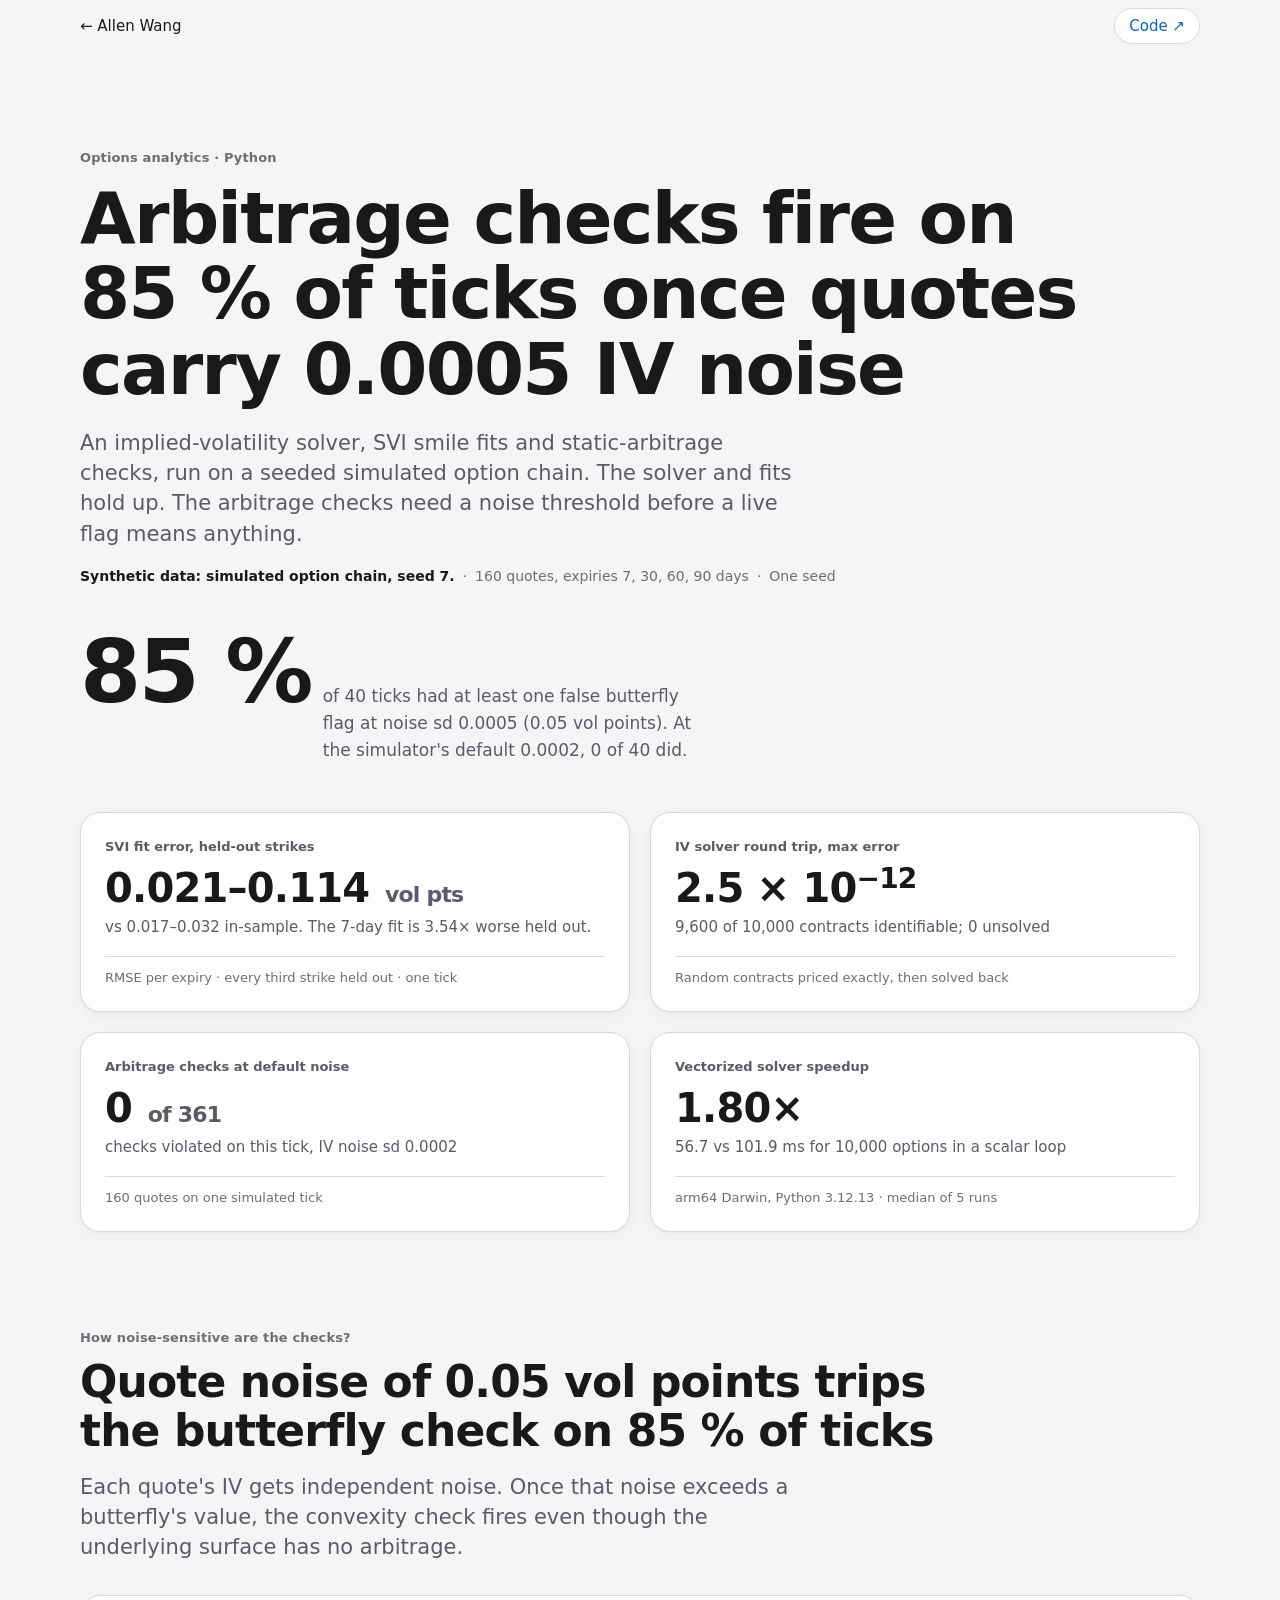
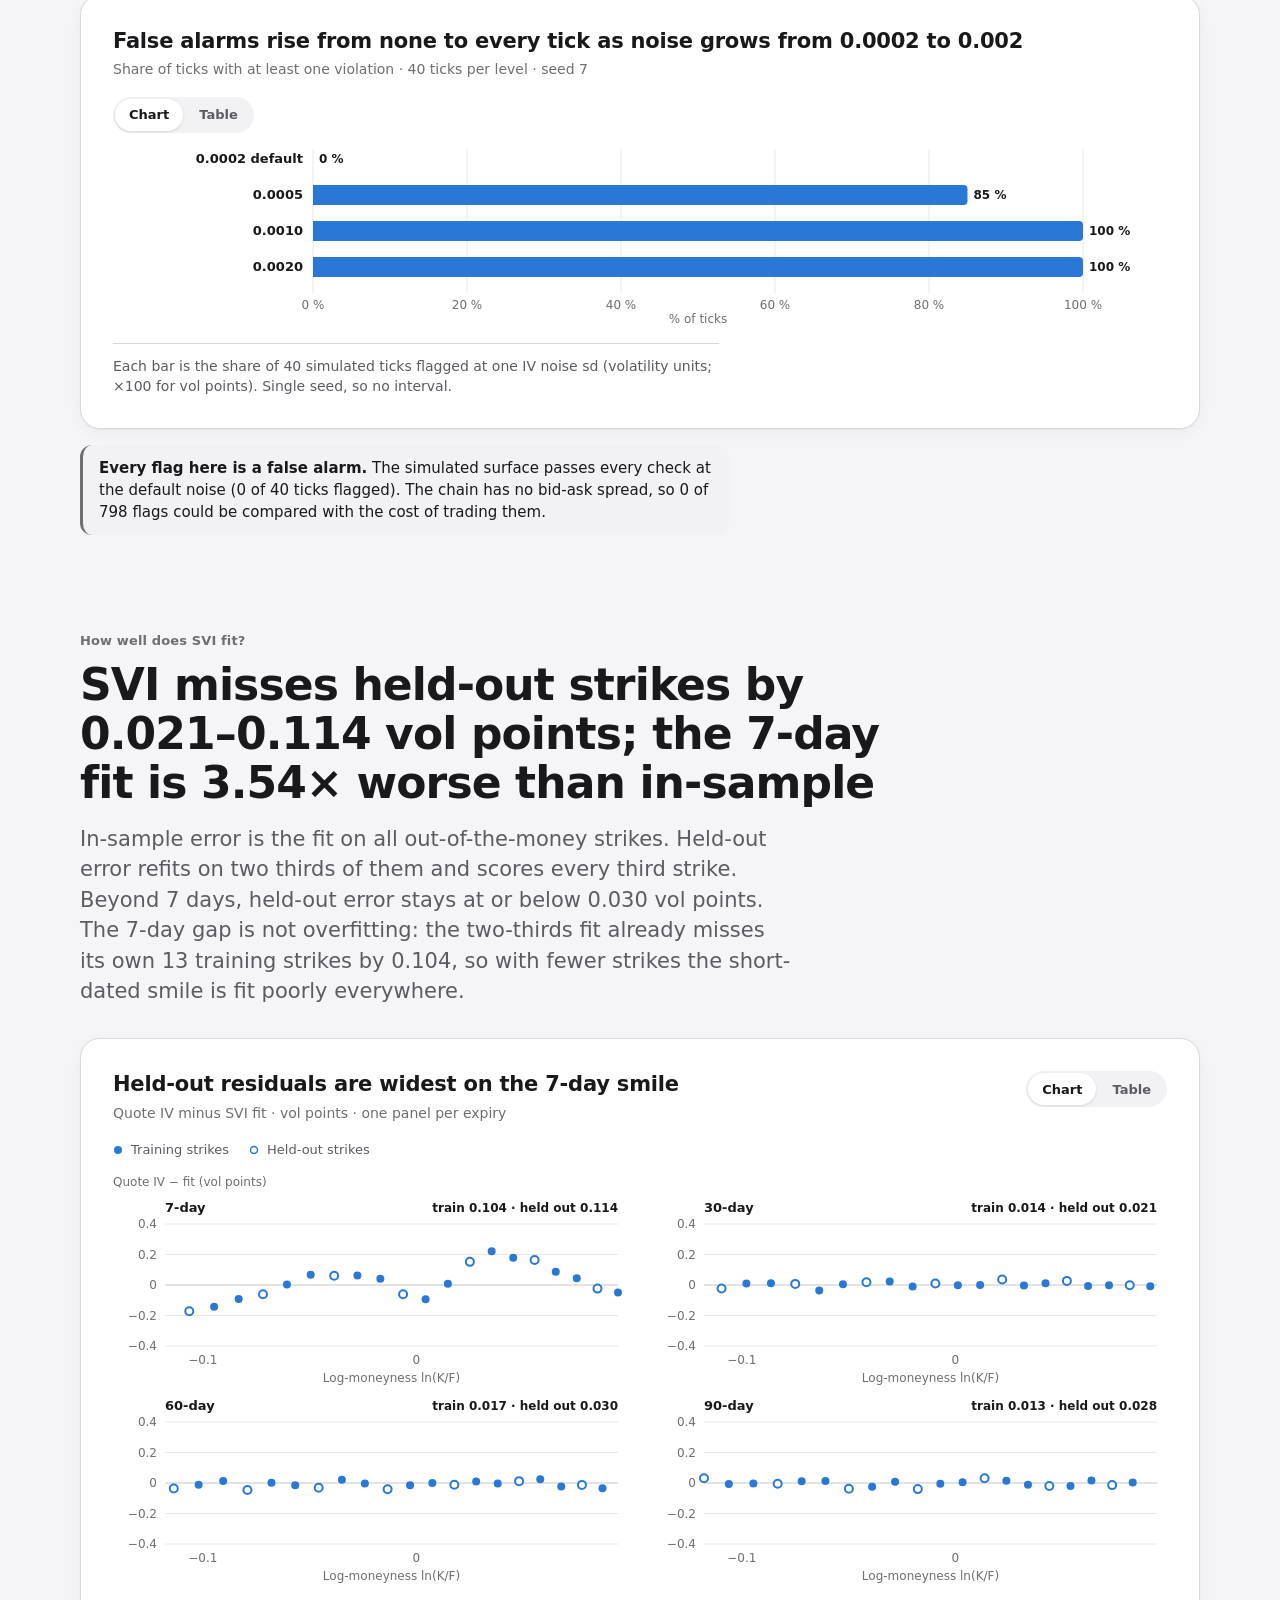
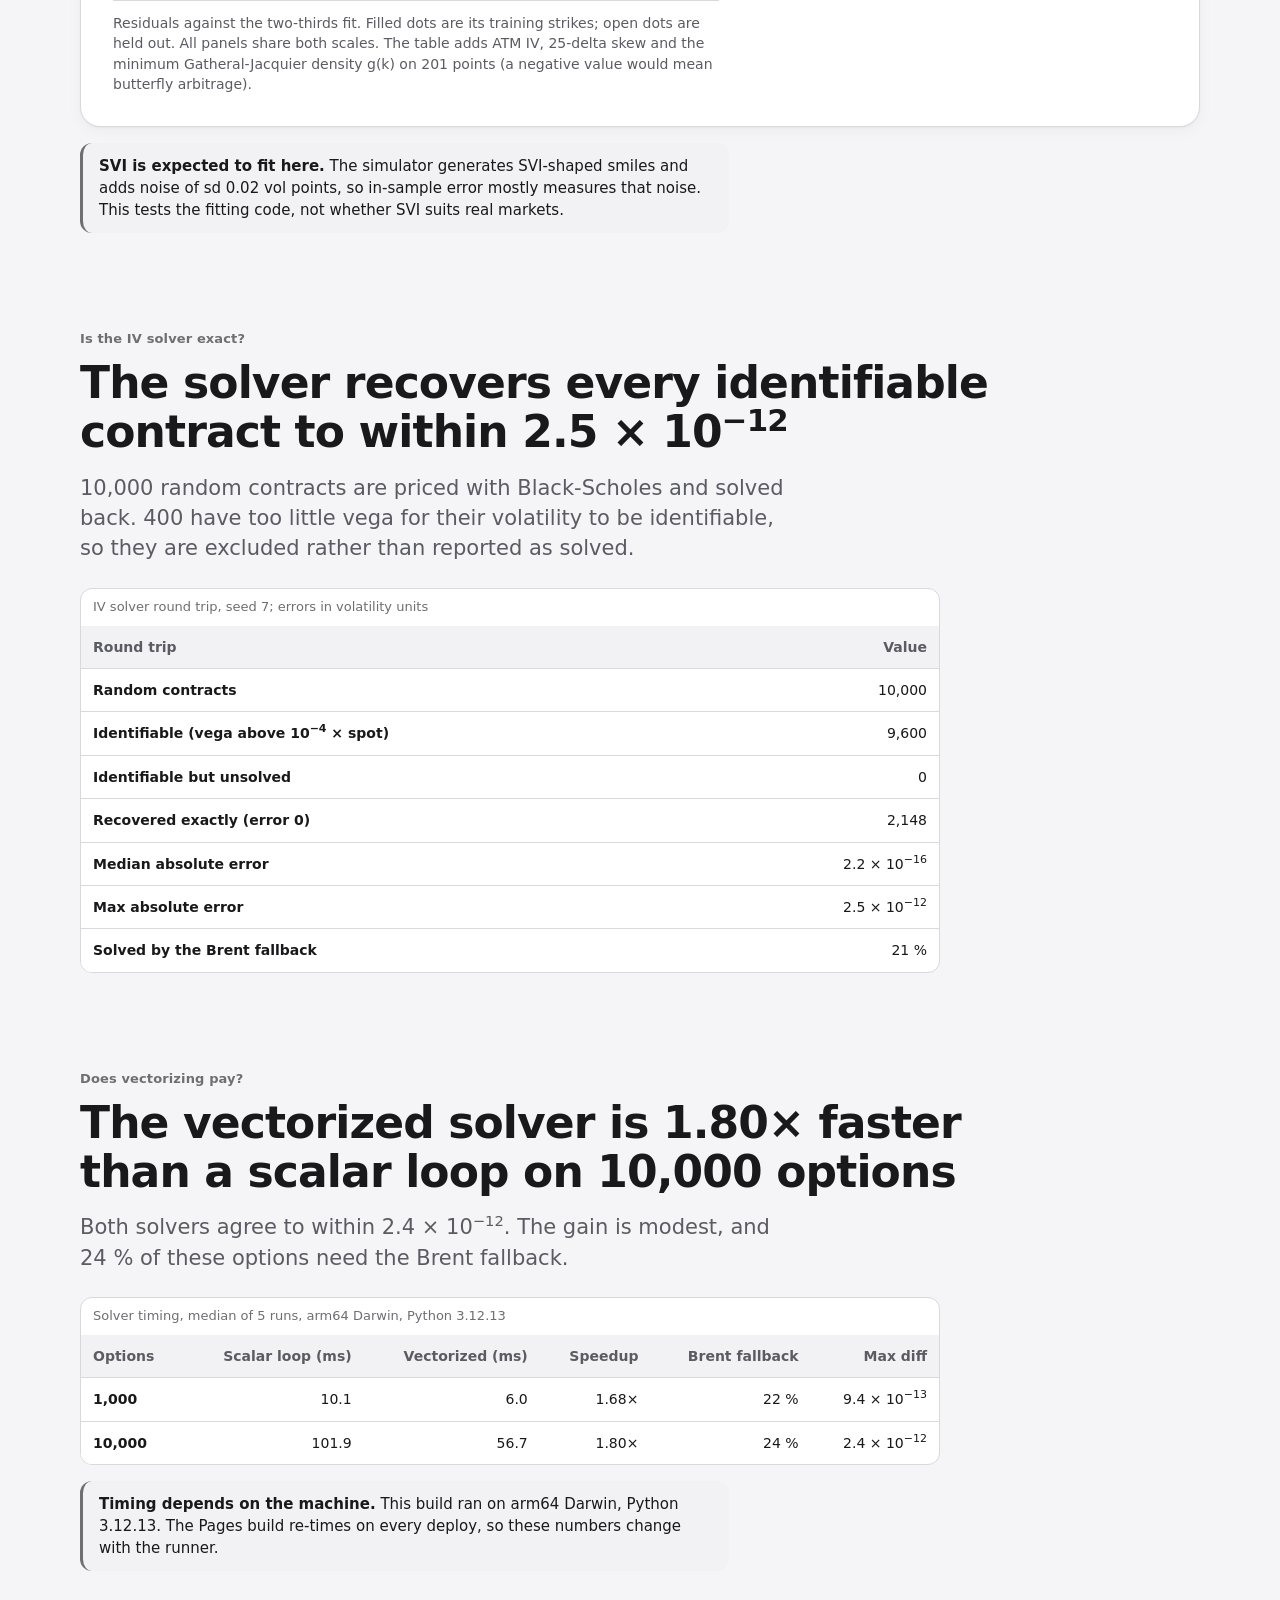
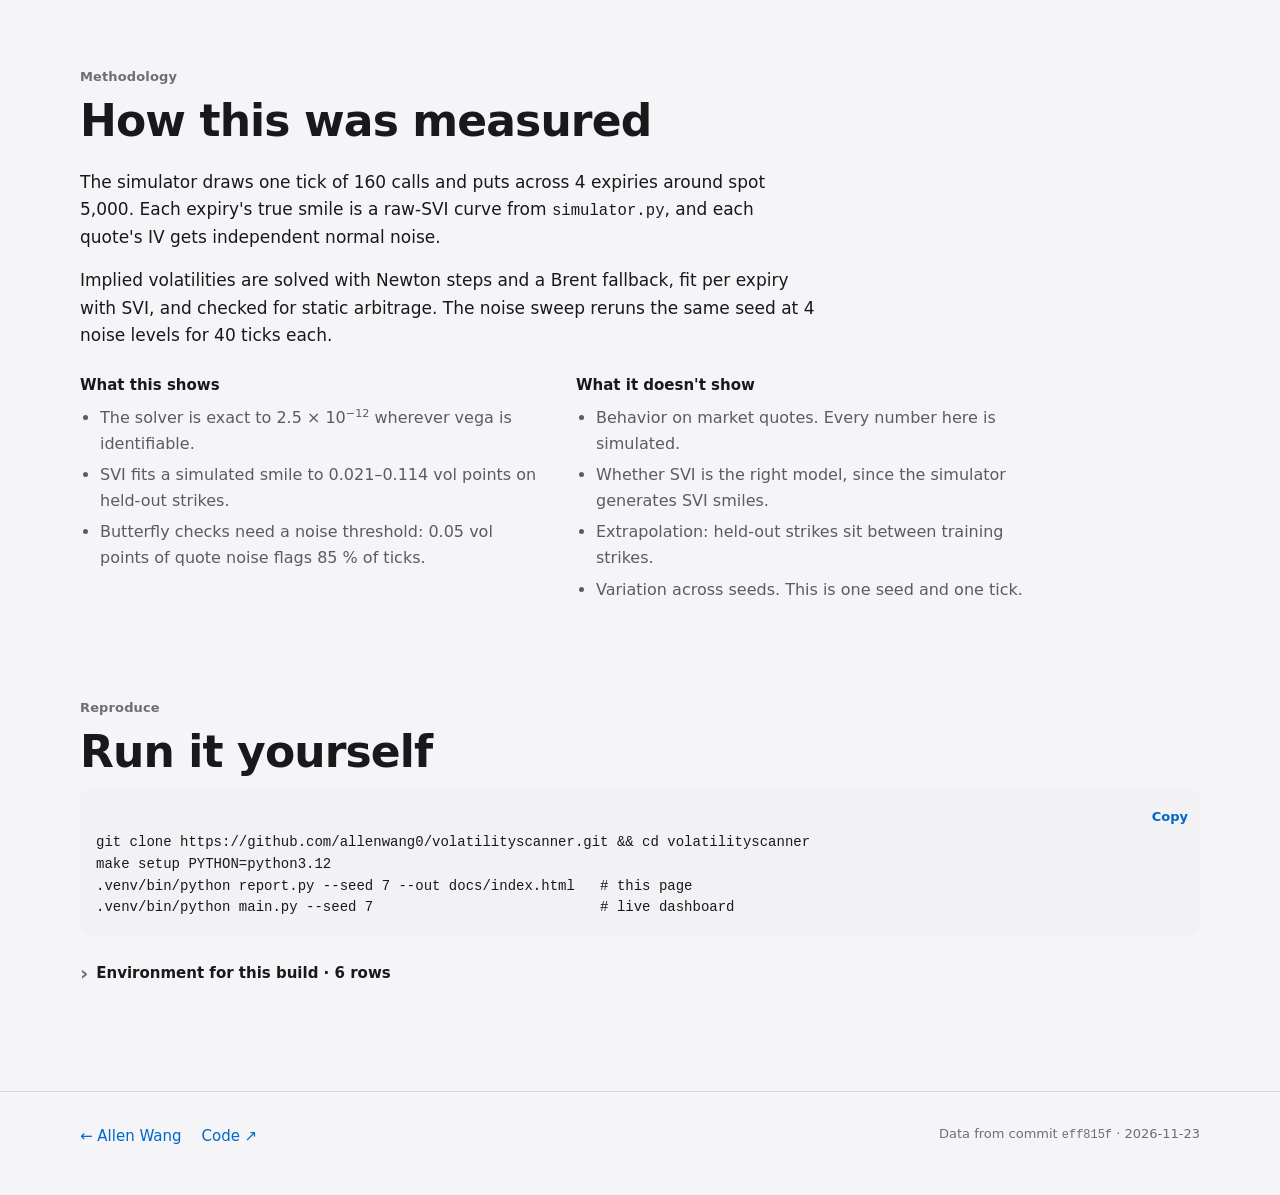
<file: docs/index.html>
<!doctype html>
<html lang="en">
<head>
<meta charset="utf-8">
<meta name="viewport" content="width=device-width, initial-scale=1, viewport-fit=cover">
<title>Volatility Scanner · Allen Wang</title>
<meta name="description" content="An implied-volatility solver, SVI smile fits and static-arbitrage checks, run on a seeded simulated option chain (seed 7).">
<meta name="theme-color" content="#f5f5f7" media="(prefers-color-scheme: light)">
<meta name="theme-color" content="#0b0b0b" media="(prefers-color-scheme: dark)">
<script>try{var t=localStorage.getItem("theme");if(t==="light"||t==="dark")document.documentElement.setAttribute("data-theme",t)}catch(e){}</script>
<link rel="icon" href="data:,">
<link rel="stylesheet" href="kit/report.css">
<link rel="stylesheet" href="report.local.css">
<script src="kit/report.js" defer></script>
<script src="kit/charts.js" defer></script>
<script src="report.local.js" defer></script>
</head>
<body>
<a class="skip" href="#main">Skip to content</a>
<header class="bar">
  <div class="wrap">
    <a class="back" href="https://allenwang0.github.io/">← Allen Wang</a>
    <span class="title" aria-hidden="true">Volatility Scanner</span>
    <a class="pill" href="https://github.com/allenwang0/volatilityscanner">Code ↗</a>
  </div>
</header>
<main id="main">
  <section class="hero wrap" aria-labelledby="h1">
    <p class="eyebrow">Options analytics · Python</p>
    <h1 id="h1">Arbitrage checks fire on 85 % of ticks once quotes carry 0.0005 IV noise</h1>
    <p class="lede">An implied-volatility solver, SVI smile fits and static-arbitrage checks, run
    on a seeded simulated option chain. The solver and fits hold up. The arbitrage checks need a
    noise threshold before a live flag means anything.</p>
    <p class="conditions" id="data-label"><span class="key">Synthetic data: simulated option chain, seed 7.</span><span>160 quotes, expiries 7, 30, 60, 90 days</span><span>One seed</span></p>
    <div class="ratio"><span class="fig">85 %</span><span class="cap">of 40 ticks
    had at least one false butterfly flag at noise sd 0.0005
    (0.05 vol points). At the simulator's default 0.0002,
    0 of 40 did.</span></div>
  </section>

  <section class="wrap" aria-label="Key results">
    <div class="bento">
      <div class="card span-6"><span class="label">SVI fit error, held-out strikes</span><span class="metric">0.021–0.114 <span class="unit">vol pts</span></span><span class="cmp">vs 0.017–0.032 in-sample. The 7-day fit is 3.54× worse held out.</span><span class="foot">RMSE per expiry · every third strike held out · one tick</span></div>
      <div class="card span-6"><span class="label">IV solver round trip, max error</span><span class="metric">2.5 × 10<sup>−12</sup></span><span class="cmp">9,600 of 10,000 contracts identifiable; 0 unsolved</span><span class="foot">Random contracts priced exactly, then solved back</span></div>
      <div class="card span-6"><span class="label">Arbitrage checks at default noise</span><span class="metric">0 <span class="unit">of 361</span></span><span class="cmp">checks violated on this tick, IV noise sd 0.0002</span><span class="foot">160 quotes on one simulated tick</span></div>
      <div class="card span-6"><span class="label">Vectorized solver speedup</span><span class="metric">1.80×</span><span class="cmp">56.7 vs 101.9 ms for 10,000 options in a scalar loop</span><span class="foot">arm64 Darwin, Python 3.12.13 · median of 5 runs</span></div>
    </div>
  </section>

  <section class="s wrap" id="noise" aria-labelledby="h-noise">
    <p class="eyebrow">How noise-sensitive are the checks?</p>
    <h2 id="h-noise">Quote noise of 0.05 vol points trips the butterfly check on 85 % of ticks</h2>
    <p class="lede">Each quote's IV gets independent noise. Once that noise exceeds a butterfly's
    value, the convexity check fires even though the underlying surface has no arbitrage.</p>
    <figure class="figure" aria-labelledby="f-noise">
      <div class="fig-head"><div><h3 id="f-noise">False alarms rise from none to every tick as noise grows from 0.0002 to 0.002</h3><p class="sub">Share of ticks with at least one violation · 40 ticks per level · seed 7</p></div>
        <div class="seg" role="radiogroup" aria-label="View" data-view-toggle><button role="radio" aria-checked="true" data-value="chart">Chart</button><button role="radio" aria-checked="false" data-value="table">Table</button></div></div>
      <div id="c-noise"></div><div id="t-noise" class="rk-table"><div class='tablewrap' tabindex='0' role='region' aria-label='Static-arbitrage violations by quote noise, 40 ticks per level, seed 7'><table><caption>Static-arbitrage violations by quote noise, 40 ticks per level, seed 7</caption><thead><tr><th scope='col'>IV noise sd</th><th scope='col'>Vol points</th><th scope='col'>Ticks flagged</th><th scope='col'>Share</th><th scope='col'>Violations per tick</th><th scope='col'>Butterfly</th></tr></thead><tbody><tr><th scope='row'>0.0002 (default)</th><td>0.02</td><td>0 of 40</td><td>0 %</td><td>0.00</td><td>0 of 0</td></tr><tr><th scope='row'>0.0005</th><td>0.05</td><td>34 of 40</td><td>85 %</td><td>1.57</td><td>63 of 63</td></tr><tr><th scope='row'>0.0010</th><td>0.1</td><td>40 of 40</td><td>100 %</td><td>5.58</td><td>223 of 223</td></tr><tr><th scope='row'>0.0020</th><td>0.2</td><td>40 of 40</td><td>100 %</td><td>12.80</td><td>512 of 512</td></tr></tbody></table></div></div>
      <figcaption>Each bar is the share of 40 simulated ticks flagged at one IV noise
      sd (volatility units; ×100 for vol points). Single seed, so no interval.</figcaption>
    </figure>
    <p class="caveat"><b>Every flag here is a false alarm.</b> The simulated surface passes every
    check at the default noise (0 of 40 ticks flagged). The
    chain has no bid-ask spread, so 0 of 798 flags could be compared with
    the cost of trading them.</p>
  </section>

  <section class="s wrap" id="fits" aria-labelledby="h-fits">
    <p class="eyebrow">How well does SVI fit?</p>
    <h2 id="h-fits">SVI misses held-out strikes by 0.021–0.114 vol points; the 7-day fit is 3.54× worse than in-sample</h2>
    <p class="lede">In-sample error is the fit on all out-of-the-money strikes. Held-out error
    refits on two thirds of them and scores every third strike. Beyond 7 days,
    held-out error stays at or below 0.030 vol points. The 7-day gap is
    not overfitting: the two-thirds fit already misses its own 13 training strikes by
    0.104, so with fewer strikes the short-dated smile is
    fit poorly everywhere.</p>
    <figure class="figure" aria-labelledby="f-fits">
      <div class="fig-head"><div><h3 id="f-fits">Held-out residuals are widest on the 7-day smile</h3><p class="sub">Quote IV minus SVI fit · vol points · one panel per expiry</p></div>
        <div class="seg" role="radiogroup" aria-label="View" data-view-toggle><button role="radio" aria-checked="true" data-value="chart">Chart</button><button role="radio" aria-checked="false" data-value="table">Table</button></div></div>
      <div id="c-fits" role="img" aria-label="Residuals per expiry. Held-out RMSE in vol points: 7 days 0.114, 30 days 0.021, 60 days 0.030, 90 days 0.028."></div><div id="t-fits" class="rk-table"><div class='tablewrap' tabindex='0' role='region' aria-label='SVI fit quality per expiry; RMSE and skew in vol points'><table><caption>SVI fit quality per expiry; RMSE and skew in vol points</caption><thead><tr><th scope='col'>Expiry</th><th scope='col'>In-sample RMSE</th><th scope='col'>⅔-fit train RMSE</th><th scope='col'>Held-out RMSE</th><th scope='col'>Held-out ÷ in-sample</th><th scope='col'>ATM IV</th><th scope='col'>25-delta skew</th><th scope='col'>min g(k)</th></tr></thead><tbody><tr><th scope='row'>7 days</th><td>0.032</td><td>0.104</td><td>0.114</td><td>3.54×</td><td>13.0 %</td><td>5.36</td><td>0.215</td></tr><tr><th scope='row'>30 days</th><td>0.018</td><td>0.014</td><td>0.021</td><td>1.17×</td><td>14.5 %</td><td>6.26</td><td>0.280</td></tr><tr><th scope='row'>60 days</th><td>0.017</td><td>0.017</td><td>0.030</td><td>1.79×</td><td>15.5 %</td><td>6.20</td><td>0.360</td></tr><tr><th scope='row'>90 days</th><td>0.017</td><td>0.013</td><td>0.028</td><td>1.64×</td><td>16.0 %</td><td>5.30</td><td>0.422</td></tr></tbody></table></div></div>
      <figcaption>Residuals against the two-thirds fit. Filled dots are its training strikes; open
      dots are held out. All panels share both scales. The table adds ATM IV, 25-delta skew and the minimum
      Gatheral-Jacquier density g(k) on 201 points (a negative value would mean butterfly
      arbitrage).</figcaption>
    </figure>
    <p class="caveat"><b>SVI is expected to fit here.</b> The simulator generates SVI-shaped smiles
    and adds noise of sd 0.02 vol points, so in-sample error mostly measures that
    noise. This tests the fitting code, not whether SVI suits real markets.</p>
  </section>

  <section class="s wrap" id="solver" aria-labelledby="h-solver">
    <p class="eyebrow">Is the IV solver exact?</p>
    <h2 id="h-solver">The solver recovers every identifiable contract to within 2.5 × 10<sup>−12</sup></h2>
    <p class="lede">10,000 random contracts are priced with Black-Scholes and solved
    back. 400 have too little vega for their volatility to be
    identifiable, so they are excluded rather than reported as solved.</p>
    <div class='tablewrap' tabindex='0' role='region' aria-label='IV solver round trip, seed 7; errors in volatility units'><table><caption>IV solver round trip, seed 7; errors in volatility units</caption><thead><tr><th scope='col'>Round trip</th><th scope='col'>Value</th></tr></thead><tbody><tr><th scope='row'>Random contracts</th><td>10,000</td></tr><tr><th scope='row'>Identifiable (vega above 10<sup>−4</sup> × spot)</th><td>9,600</td></tr><tr><th scope='row'>Identifiable but unsolved</th><td>0</td></tr><tr><th scope='row'>Recovered exactly (error 0)</th><td>2,148</td></tr><tr><th scope='row'>Median absolute error</th><td>2.2 × 10<sup>−16</sup></td></tr><tr><th scope='row'>Max absolute error</th><td>2.5 × 10<sup>−12</sup></td></tr><tr><th scope='row'>Solved by the Brent fallback</th><td>21 %</td></tr></tbody></table></div>
  </section>

  <section class="s wrap" id="speed" aria-labelledby="h-speed">
    <p class="eyebrow">Does vectorizing pay?</p>
    <h2 id="h-speed">The vectorized solver is 1.80× faster than a scalar loop on 10,000 options</h2>
    <p class="lede">Both solvers agree to within 2.4 × 10<sup>−12</sup>. The gain is modest, and
    24 % of these options need the Brent fallback.</p>
    <div class='tablewrap' tabindex='0' role='region' aria-label='Solver timing, median of 5 runs, arm64 Darwin, Python 3.12.13'><table><caption>Solver timing, median of 5 runs, arm64 Darwin, Python 3.12.13</caption><thead><tr><th scope='col'>Options</th><th scope='col'>Scalar loop (ms)</th><th scope='col'>Vectorized (ms)</th><th scope='col'>Speedup</th><th scope='col'>Brent fallback</th><th scope='col'>Max diff</th></tr></thead><tbody><tr><th scope='row'>1,000</th><td>10.1</td><td>6.0</td><td>1.68×</td><td>22 %</td><td>9.4 × 10<sup>−13</sup></td></tr><tr><th scope='row'>10,000</th><td>101.9</td><td>56.7</td><td>1.80×</td><td>24 %</td><td>2.4 × 10<sup>−12</sup></td></tr></tbody></table></div>
    <p class="caveat"><b>Timing depends on the machine.</b> This build ran on arm64 Darwin, Python 3.12.13. The
    Pages build re-times on every deploy, so these numbers change with the runner.</p>
  </section>

  <section class="s wrap" id="method" aria-labelledby="h-method">
    <p class="eyebrow">Methodology</p>
    <h2 id="h-method">How this was measured</h2>
    <div class="prose" style="margin-top:24px">
      <p>The simulator draws one tick of 160 calls and puts across 4
      expiries around spot 5,000. Each expiry's true smile is a raw-SVI curve from
      <span class="mono">simulator.py</span>, and each quote's IV gets independent normal noise.</p>
      <p>Implied volatilities are solved with Newton steps and a Brent fallback, fit per expiry
      with SVI, and checked for static arbitrage. The noise sweep reruns the same seed at
      4 noise levels for 40 ticks each.</p>
    </div>
    <div class="two">
      <div><h3>What this shows</h3><ul><li>The solver is exact to 2.5 × 10<sup>−12</sup> wherever vega is identifiable.</li><li>SVI fits a simulated smile to 0.021–0.114 vol points on held-out strikes.</li><li>Butterfly checks need a noise threshold: 0.05 vol points of quote noise flags 85 % of ticks.</li></ul></div>
      <div><h3>What it doesn't show</h3><ul><li>Behavior on market quotes. Every number here is simulated.</li><li>Whether SVI is the right model, since the simulator generates SVI smiles.</li><li>Extrapolation: held-out strikes sit between training strikes.</li><li>Variation across seeds. This is one seed and one tick.</li></ul></div>
    </div>
  </section>

  <section class="s wrap" id="reproduce" aria-labelledby="h-repro">
    <p class="eyebrow">Reproduce</p>
    <h2 id="h-repro">Run it yourself</h2>
    <div class="codewrap"><pre><code>git clone https://github.com/allenwang0/volatilityscanner.git && cd volatilityscanner
make setup PYTHON=python3.12
.venv/bin/python report.py --seed 7 --out docs/index.html   # this page
.venv/bin/python main.py --seed 7                           # live dashboard</code></pre></div>
    <details>
      <summary>Environment for this build · 6 rows</summary>
      <div class='tablewrap' tabindex='0' role='region' aria-label='Build environment'><table><caption>Build environment</caption><thead><tr><th scope='col'>Field</th><th scope='col'>Value</th></tr></thead><tbody><tr><th scope='row'>Machine</th><td>arm64 Darwin, Python 3.12.13</td></tr><tr><th scope='row'>NumPy</th><td>2.4.6</td></tr><tr><th scope='row'>SciPy</th><td>1.17.1</td></tr><tr><th scope='row'>Seed</th><td>7</td></tr><tr><th scope='row'>Commit</th><td><span class='mono'>eff815f</span></td></tr><tr><th scope='row'>Built</th><td>2026-11-23</td></tr></tbody></table></div>
    </details>
  </section>
</main>
<footer><div class="wrap"><span><a href="https://allenwang0.github.io/">← Allen Wang</a><a href="https://github.com/allenwang0/volatilityscanner">Code ↗</a></span><span>Data from commit <span class="mono">eff815f</span> · 2026-11-23</span></div></footer>
<script type="application/json" id="report-data">{"seed": 7, "sha": "eff815fa14bafbff6663fb4748d1119406cb38f7", "date": "2026-11-23", "default_noise_sd": 0.0002, "repeats": 5, "versions": {"numpy": "2.4.6", "scipy": "1.17.1"}, "label": "Simulated data, seed 7", "payload": {"tick": 1, "source": "Simulated data, seed 7", "spot": 5000.0030753833935, "k": [-0.10632003484390493, -0.09469234366965512, -0.08319830313757147, -0.0718348757224051, -0.060597003383210654, -0.04948611809188638, -0.038497329215532304, -0.02762798248447944, -0.016875509251479345, -0.0062374228481272345, 0.004290674396049387, 0.014707115692901515, 0.025016172345366145, 0.03522003586857605, 0.04532083136779654, 0.055320620194855535, 0.06522327439433691, 0.0750269731575257, 0.0847354917738348, 0.09435066061824635, -0.10632003484390493, -0.09469234366965512, -0.08319830313757147, -0.0718348757224051, -0.060597003383210654, -0.04948611809188638, -0.038497329215532304, -0.02762798248447944, -0.016875509251479345, -0.0062374228481272345, 0.004290674396049387, 0.014707115692901515, 0.025016172345366145, 0.03522003586857605, 0.04532083136779654, 0.055320620194855535, 0.06522327439433691, 0.0750269731575257, 0.0847354917738348, 0.09435066061824635, -0.10947071977541163, -0.09784302860116185, -0.08634898806907824, -0.0749855606539119, -0.06374768831471742, -0.05263680302339317, -0.041648014147039, -0.030778667415986175, -0.020026194182986106, -0.009388107779633914, 0.0011399894645425274, 0.011556430761394846, 0.021865487413859446, 0.03206935093706932, 0.04217014643628979, 0.05216993526334875, 0.062072589462830174, 0.07187628822601892, 0.081584806842328, 0.09119997568673953, -0.10947071977541163, -0.09784302860116185, -0.08634898806907824, -0.0749855606539119, -0.06374768831471742, -0.05263680302339317, -0.041648014147039, -0.030778667415986175, -0.020026194182986106, -0.009388107779633914, 0.0011399894645425274, 0.011556430761394846, 0.021865487413859446, 0.03206935093706932, 0.04217014643628979, 0.05216993526334875, 0.062072589462830174, 0.07187628822601892, 0.081584806842328, 0.09119997568673953, -0.11358030881650778, -0.10195261764225802, -0.0904585771101743, -0.07909514969500799, -0.06785727735581343, -0.05674639206448933, -0.04575760318813518, -0.034888256457082364, -0.0241357832240822, -0.013497696820730027, -0.00296959957655353, 0.007446841720298661, 0.017755898372763354, 0.027959761895973108, 0.038060557395193664, 0.04806034622225271, 0.05796300042173387, 0.06776669918492292, 0.07747521780123187, 0.08709038664564349, -0.11358030881650778, -0.10195261764225802, -0.0904585771101743, -0.07909514969500799, -0.06785727735581343, -0.05674639206448933, -0.04575760318813518, -0.034888256457082364, -0.0241357832240822, -0.013497696820730027, -0.00296959957655353, 0.007446841720298661, 0.017755898372763354, 0.027959761895973108, 0.038060557395193664, 0.04806034622225271, 0.05796300042173387, 0.06776669918492292, 0.07747521780123187, 0.08709038664564349, -0.1176898978576034, -0.10606220668335362, -0.09456816615126996, -0.08320473873610362, -0.07196686639690908, -0.06085598110558493, -0.04986719222923074, -0.038997845498178, -0.0282453722651778, -0.017607285861825705, -0.0070791886176492114, 0.003337252679203017, 0.013646309331667748, 0.023850172854877536, 0.033950968354098124, 0.043950757181157, 0.05385341138063826, 0.06365711014382734, 0.07336562876013633, 0.08298079760454777, -0.1176898978576034, -0.10606220668335362, -0.09456816615126996, -0.08320473873610362, -0.07196686639690908, -0.06085598110558493, -0.04986719222923074, -0.038997845498178, -0.0282453722651778, -0.017607285861825705, -0.0070791886176492114, 0.003337252679203017, 0.013646309331667748, 0.023850172854877536, 0.033950968354098124, 0.043950757181157, 0.05385341138063826, 0.06365711014382734, 0.07336562876013633, 0.08298079760454777], "strike": [4500.0, 4552.63, 4605.26, 4657.89, 4710.53, 4763.16, 4815.79, 4868.42, 4921.05, 4973.68, 5026.32, 5078.95, 5131.58, 5184.21, 5236.84, 5289.47, 5342.11, 5394.74, 5447.37, 5500.0, 4500.0, 4552.63, 4605.26, 4657.89, 4710.53, 4763.16, 4815.79, 4868.42, 4921.05, 4973.68, 5026.32, 5078.95, 5131.58, 5184.21, 5236.84, 5289.47, 5342.11, 5394.74, 5447.37, 5500.0, 4500.0, 4552.63, 4605.26, 4657.89, 4710.53, 4763.16, 4815.79, 4868.42, 4921.05, 4973.68, 5026.32, 5078.95, 5131.58, 5184.21, 5236.84, 5289.47, 5342.11, 5394.74, 5447.37, 5500.0, 4500.0, 4552.63, 4605.26, 4657.89, 4710.53, 4763.16, 4815.79, 4868.42, 4921.05, 4973.68, 5026.32, 5078.95, 5131.58, 5184.21, 5236.84, 5289.47, 5342.11, 5394.74, 5447.37, 5500.0, 4500.0, 4552.63, 4605.26, 4657.89, 4710.53, 4763.16, 4815.79, 4868.42, 4921.05, 4973.68, 5026.32, 5078.95, 5131.58, 5184.21, 5236.84, 5289.47, 5342.11, 5394.74, 5447.37, 5500.0, 4500.0, 4552.63, 4605.26, 4657.89, 4710.53, 4763.16, 4815.79, 4868.42, 4921.05, 4973.68, 5026.32, 5078.95, 5131.58, 5184.21, 5236.84, 5289.47, 5342.11, 5394.74, 5447.37, 5500.0, 4500.0, 4552.63, 4605.26, 4657.89, 4710.53, 4763.16, 4815.79, 4868.42, 4921.05, 4973.68, 5026.32, 5078.95, 5131.58, 5184.21, 5236.84, 5289.47, 5342.11, 5394.74, 5447.37, 5500.0, 4500.0, 4552.63, 4605.26, 4657.89, 4710.53, 4763.16, 4815.79, 4868.42, 4921.05, 4973.68, 5026.32, 5078.95, 5131.58, 5184.21, 5236.84, 5289.47, 5342.11, 5394.74, 5447.37, 5500.0], "expiry_days": [7.0, 7.0, 7.0, 7.0, 7.0, 7.0, 7.0, 7.0, 7.0, 7.0, 7.0, 7.0, 7.0, 7.0, 7.0, 7.0, 7.0, 7.0, 7.0, 7.0, 7.0, 7.0, 7.0, 7.0, 7.0, 7.0, 7.0, 7.0, 7.0, 7.0, 7.0, 7.0, 7.0, 7.0, 7.0, 7.0, 7.0, 7.0, 7.0, 7.0, 30.0, 30.0, 30.0, 30.0, 30.0, 30.0, 30.0, 30.0, 30.0, 30.0, 30.0, 30.0, 30.0, 30.0, 30.0, 30.0, 30.0, 30.0, 30.0, 30.0, 30.0, 30.0, 30.0, 30.0, 30.0, 30.0, 30.0, 30.0, 30.0, 30.0, 30.0, 30.0, 30.0, 30.0, 30.0, 30.0, 30.0, 30.0, 30.0, 30.0, 60.0, 60.0, 60.0, 60.0, 60.0, 60.0, 60.0, 60.0, 60.0, 60.0, 60.0, 60.0, 60.0, 60.0, 60.0, 60.0, 60.0, 60.0, 60.0, 60.0, 60.0, 60.0, 60.0, 60.0, 60.0, 60.0, 60.0, 60.0, 60.0, 60.0, 60.0, 60.0, 60.0, 60.0, 60.0, 60.0, 60.0, 60.0, 60.0, 60.0, 90.0, 90.0, 90.0, 90.0, 90.0, 90.0, 90.0, 90.0, 90.0, 90.0, 90.0, 90.0, 90.0, 90.0, 90.0, 90.0, 90.0, 90.0, 90.0, 90.0, 90.0, 90.0, 90.0, 90.0, 90.0, 90.0, 90.0, 90.0, 90.0, 90.0, 90.0, 90.0, 90.0, 90.0, 90.0, 90.0, 90.0, 90.0, 90.0, 90.0], "type": ["call", "call", "call", "call", "call", "call", "call", "call", "call", "call", "call", "call", "call", "call", "call", "call", "call", "call", "call", "call", "put", "put", "put", "put", "put", "put", "put", "put", "put", "put", "put", "put", "put", "put", "put", "put", "put", "put", "put", "put", "call", "call", "call", "call", "call", "call", "call", "call", "call", "call", "call", "call", "call", "call", "call", "call", "call", "call", "call", "call", "put", "put", "put", "put", "put", "put", "put", "put", "put", "put", "put", "put", "put", "put", "put", "put", "put", "put", "put", "put", "call", "call", "call", "call", "call", "call", "call", "call", "call", "call", "call", "call", "call", "call", "call", "call", "call", "call", "call", "call", "put", "put", "put", "put", "put", "put", "put", "put", "put", "put", "put", "put", "put", "put", "put", "put", "put", "put", "put", "put", "call", "call", "call", "call", "call", "call", "call", "call", "call", "call", "call", "call", "call", "call", "call", "call", "call", "call", "call", "call", "put", "put", "put", "put", "put", "put", "put", "put", "put", "put", "put", "put", "put", "put", "put", "put", "put", "put", "put", "put"], "price": [505.8978592587646, 453.82911588414026, 401.9338994452619, 350.25006746982035, 298.87714749010047, 247.94102707490674, 197.5363386984427, 148.1122525913829, 100.52484477605913, 57.161172471782265, 24.319554914121454, 7.473909478844007, 1.9105744086299978, 0.4638670385331096, 0.10966248835635284, 0.027902804586419805, 0.007036937248394937, 0.001913464717058888, 0.0005217119634340628, 0.000154823973288927, 1.581783589552856, 2.092597280474095, 2.7769379071427807, 3.672662997247926, 4.889290498628384, 6.532727148978836, 8.707595838062389, 11.863066796548878, 16.855216046771147, 26.07110080803909, 45.81903073147987, 81.55294236174814, 128.5691643570808, 179.7020140525301, 231.9273665679002, 284.42516394967606, 336.9938455634374, 389.5682791564532, 442.1464444692456, 494.72563464680206, 532.3772664855983, 482.4036545068734, 432.78565326090984, 383.67315304580416, 335.06289557513855, 287.5866350811575, 241.1291124857371, 196.18848974286902, 153.2878733268003, 113.97584276379939, 79.37400432001505, 51.478306733333284, 31.353396630359157, 17.920677912782025, 10.036289711330028, 5.570106992185799, 3.0367816220631028, 1.6925236191907942, 0.9515189466679317, 0.5396106586027045, 13.918988041124464, 16.35953220970964, 19.155687111056864, 22.457343043261176, 26.271200708342008, 31.209096361671072, 37.16572991356111, 44.63926331800303, 54.15280304924454, 67.25492863355385, 85.07720532551684, 109.59566388614485, 141.88490993048208, 180.86634736021324, 225.39611530607272, 273.34408873423763, 323.23487849986213, 374.30477664430146, 425.9779281190886, 477.9801759783322, 567.3662602310387, 519.28840701952, 471.80090645404744, 424.5741045389518, 378.7099265159941, 333.50791669876617, 289.52615662899507, 247.5715070410347, 207.05931048462799, 168.94773361822854, 134.54230730134532, 103.96400994518672, 77.76094958215253, 56.722557809941236, 40.24450563883033, 28.204495923549075, 19.58814416868836, 13.345663560008916, 9.235797889438857, 6.348709424293759, 30.52846639660129, 34.649810689065475, 39.36150762757529, 44.33390321646266, 50.67884084255684, 57.676028529311, 65.89346596352289, 76.13801387954527, 87.82501482712132, 101.91263546470464, 119.71632479687378, 141.33722494469748, 167.33336208564697, 198.49416781741775, 234.21531315028915, 274.3745009389904, 317.9672648331825, 363.92398172848516, 412.01331356189803, 461.3254226007357, 598.9131807590743, 551.8395747601503, 505.6412260924226, 460.1862101234842, 415.73730629978263, 372.2580412831453, 329.61543729602, 289.0081711291432, 250.44921703430919, 213.36804254076105, 179.72259533079387, 148.92033070923935, 121.71812768333712, 97.76437978263289, 77.40875092331157, 60.761093423546754, 47.339177231957365, 36.92112561589306, 28.316725570537756, 21.86848538737968, 43.77124879882615, 48.68276323953728, 54.4695350114456, 60.999639482143266, 68.54573356728383, 77.05158899028243, 86.39410544279235, 97.77195971555193, 111.19812606035362, 126.1020720064405, 144.4516227053159, 165.63447852339823, 190.41739593713055, 218.44876847606247, 250.07826005637617, 285.41572299624795, 323.9888047135005, 365.5558735370719, 408.93659393135204, 454.473474187831], "iv": [0.3666061640596832, 0.34668754597156926, 0.3260938957040955, 0.3042623663343138, 0.2815040361304943, 0.25731460294274416, 0.23075111939860718, 0.20257958953594493, 0.17304602504365862, 0.14414591271618188, 0.12279445835942841, 0.11366472477849493, 0.11380222532654294, 0.11809936918359232, 0.12356389121409396, 0.1302456469449683, 0.13661842083591613, 0.14334377243256702, 0.14968392752804496, 0.1562633356364699, 0.36660616405969504, 0.34668754597182, 0.32609389570412767, 0.30426236633415693, 0.2815040361304988, 0.25731460294273356, 0.23075111939859436, 0.20257958953595892, 0.1730460250436583, 0.14414591271618105, 0.1227944583594313, 0.11366472477849142, 0.11380222532655507, 0.11809936918359039, 0.12356389121419051, 0.13024564694496502, 0.13661842083520678, 0.1433437724348574, 0.14968392752961798, 0.1562633356582199, 0.274476540682992, 0.2627502583301879, 0.2503616812994988, 0.237571323655459, 0.22400850362669847, 0.21093828893002278, 0.19723906361006915, 0.18326069711863127, 0.16897262923415385, 0.15578406364889785, 0.14365783598526097, 0.1340103357781632, 0.1277018862955522, 0.12361706281333262, 0.12247007277450121, 0.12306872049201524, 0.1243313419561594, 0.126711718304587, 0.12949812940570882, 0.13250781173835927, 0.27447654068299326, 0.2627502583301892, 0.2503616812995017, 0.23757132365546152, 0.22400850362670172, 0.2109382889300239, 0.19723906361006804, 0.1832606971186311, 0.16897262923415368, 0.1557840636488982, 0.14365783598526075, 0.13401033577816274, 0.12770188629555182, 0.12361706281346717, 0.12247007277449681, 0.12306872049201523, 0.12433134195615446, 0.1267117183044035, 0.1294981294057279, 0.13250781173832685, 0.2475592734783592, 0.2389437498081309, 0.23019267132584312, 0.22047734285751433, 0.21171017671264097, 0.20223028703011078, 0.19270906239037025, 0.18390969788634, 0.1744971222986285, 0.16527946077534672, 0.1572837040207462, 0.14999200123164946, 0.14357872845075456, 0.13882227805152725, 0.135132209216116, 0.13304863716315138, 0.13210478579608798, 0.13150242512452967, 0.13221123047535088, 0.13314796947319985, 0.24755927347835902, 0.23894374980813185, 0.2301926713258438, 0.2204773428575135, 0.21171017671263936, 0.2022302870301105, 0.19270906239037067, 0.18390969788633912, 0.1744971222986291, 0.16527946077534722, 0.15728370402074657, 0.1499920012316487, 0.14357872845075512, 0.13882227805152683, 0.1351322092161172, 0.13304863716315343, 0.1321047857960386, 0.13150242512464594, 0.1322112304753474, 0.13314796947320243, 0.2327195611159218, 0.2252709428362756, 0.2181752780535577, 0.2110200121649197, 0.20401575605244557, 0.19688813740190925, 0.1893106375126522, 0.1824903201809703, 0.17609335319860026, 0.16922312023786965, 0.16364560461123645, 0.1584190796977959, 0.15408448792249033, 0.15014221172978826, 0.14692506499973593, 0.14470689688341468, 0.14327061583962825, 0.14283340787716206, 0.14222324423954374, 0.14250432872785568, 0.23271956111592026, 0.22527094283618623, 0.2181752780536275, 0.211020012164919, 0.20401575605244576, 0.19688813740190883, 0.18931063751265298, 0.1824903201809703, 0.1760933531986006, 0.16922312023787006, 0.16364560461123615, 0.15841907969779623, 0.15408448792248988, 0.15014221172978823, 0.1469250649997359, 0.1447068968834146, 0.14327061583962775, 0.14283340787716192, 0.14222324423976862, 0.14250432872785745], "reason": ["ok", "ok", "ok", "ok", "ok", "ok", "ok", "ok", "ok", "ok", "ok", "ok", "ok", "ok", "ok", "ok", "ok", "ok", "ok", "ok", "ok", "ok", "ok", "ok", "ok", "ok", "ok", "ok", "ok", "ok", "ok", "ok", "ok", "ok", "ok", "ok", "ok", "ok", "ok", "ok", "ok", "ok", "ok", "ok", "ok", "ok", "ok", "ok", "ok", "ok", "ok", "ok", "ok", "ok", "ok", "ok", "ok", "ok", "ok", "ok", "ok", "ok", "ok", "ok", "ok", "ok", "ok", "ok", "ok", "ok", "ok", "ok", "ok", "ok", "ok", "ok", "ok", "ok", "ok", "ok", "ok", "ok", "ok", "ok", "ok", "ok", "ok", "ok", "ok", "ok", "ok", "ok", "ok", "ok", "ok", "ok", "ok", "ok", "ok", "ok", "ok", "ok", "ok", "ok", "ok", "ok", "ok", "ok", "ok", "ok", "ok", "ok", "ok", "ok", "ok", "ok", "ok", "ok", "ok", "ok", "ok", "ok", "ok", "ok", "ok", "ok", "ok", "ok", "ok", "ok", "ok", "ok", "ok", "ok", "ok", "ok", "ok", "ok", "ok", "ok", "ok", "ok", "ok", "ok", "ok", "ok", "ok", "ok", "ok", "ok", "ok", "ok", "ok", "ok", "ok", "ok", "ok", "ok", "ok", "ok"], "iterations": [9, 8, 8, 7, 7, 7, 6, 6, 5, 4, 4, 13, 20, 21, 21, 22, 22, 20, 26, 20, 16, 16, 18, 17, 17, 18, 16, 13, 6, 4, 4, 6, 7, 9, 10, 12, 13, 14, 15, 18, 7, 7, 6, 6, 6, 6, 5, 5, 5, 4, 3, 4, 6, 12, 16, 20, 19, 20, 21, 20, 18, 17, 16, 15, 13, 11, 6, 6, 5, 4, 3, 4, 5, 6, 6, 7, 8, 8, 9, 9, 6, 6, 6, 6, 5, 5, 5, 5, 4, 4, 3, 4, 4, 5, 6, 12, 14, 17, 20, 20, 15, 14, 13, 11, 8, 6, 6, 5, 5, 4, 3, 4, 4, 5, 5, 6, 6, 6, 7, 7, 6, 6, 6, 5, 5, 5, 5, 5, 4, 4, 3, 3, 4, 4, 5, 6, 6, 11, 13, 15, 13, 12, 11, 11, 6, 6, 5, 5, 5, 4, 4, 3, 4, 4, 5, 5, 5, 6, 6, 6], "violations": [], "conditions_checked": 361, "quotes_checked": 160, "slices": [{"days": 7.0, "forward": 5004.799898359413, "svi": {"a": 3.216946443631736e-05, "b": 0.0139893097455358, "rho": -0.691725867679088, "m": 0.00014835226296771854, "s": 0.02087536437087828}, "rmse_vol_points": 0.03225711537281659, "min_density_g": 0.21534515339902868, "atm_iv": 0.13030743139384185, "skew_25d": 5.356066288197342, "curve_k": [-0.10632003484390493, -0.10431332788928341, -0.1023066209346619, -0.10029991398004039, -0.09829320702541888, -0.09628650007079737, -0.09427979311617585, -0.09227308616155434, -0.09026637920693283, -0.08825967225231132, -0.0862529652976898, -0.08424625834306829, -0.08223955138844677, -0.08023284443382526, -0.07822613747920375, -0.07621943052458224, -0.07421272356996073, -0.07220601661533921, -0.0701993096607177, -0.06819260270609619, -0.06618589575147468, -0.06417918879685316, -0.06217248184223165, -0.060165774887610136, -0.058159067932988626, -0.056152360978367115, -0.054145654023745604, -0.052138947069124086, -0.050132240114502576, -0.048125533159881065, -0.04611882620525955, -0.044112119250638036, -0.042105412296016526, -0.04009870534139501, -0.038091998386773504, -0.036085291432151986, -0.03407858447753048, -0.032071877522908965, -0.030065170568287447, -0.028058463613665943, -0.026051756659044426, -0.024045049704422908, -0.022038342749801404, -0.020031635795179886, -0.01802492884055837, -0.016018221885936865, -0.014011514931315347, -0.012004807976693843, -0.009998101022072325, -0.007991394067450808, -0.005984687112829304, -0.003977980158207786, -0.0019712732035862823, 3.5433751035235383e-05, 0.002042140705656753, 0.004048847660278257, 0.006055554614899775, 0.008062261569521292, 0.010068968524142796, 0.012075675478764314, 0.014082382433385832, 0.016089089388007335, 0.018095796342628853, 0.020102503297250357, 0.022109210251871875, 0.024115917206493392, 0.02612262416111491, 0.0281293311157364, 0.030136038070357918, 0.032142745024979436, 0.03414945197960095, 0.03615615893422247, 0.03816286588884396, 0.04016957284346548, 0.042176279798086996, 0.044182986752708514, 0.04618969370733003, 0.04819640066195155, 0.05020310761657304, 0.05220981457119456, 0.054216521525816075, 0.05622322848043759, 0.05822993543505911, 0.0602366423896806, 0.06224334934430212, 0.06425005629892364, 0.06625676325354515, 0.06826347020816667, 0.07027017716278819, 0.07227688411740968, 0.0742835910720312, 0.07629029802665271, 0.07829700498127423, 0.08030371193589575, 0.08231041889051724, 0.08431712584513876, 0.08632383279976028, 0.08833053975438179, 0.09033724670900331, 0.0923439536636248, 0.09435066061824635], "curve_iv": [0.36679686542427203, 0.3634439312087938, 0.3600612462039295, 0.3566480492981213, 0.3532035488505644, 0.3497269211571999, 0.34621730884107305, 0.3426738191666865, 0.3390955222791394, 0.33548144937038366, 0.33183059077696275, 0.32814189401626465, 0.32441426177179006, 0.32064654984243796, 0.3168375650766291, 0.3129860633196002, 0.3090907474118755, 0.3051502652893852, 0.301163208251744, 0.29712810948585994, 0.29304344295866447, 0.28890762282707444, 0.28471900355761093, 0.2804758810053614, 0.276176494776093, 0.27181903229136783, 0.2674016351011479, 0.26292240815028495, 0.25837943291580484, 0.253770785605726, 0.24909456196626648, 0.2443489107068986, 0.2395320781522216, 0.23464246750328696, 0.22967871708267834, 0.22463980319544666, 0.2195251748078152, 0.2143349291565301, 0.2090700396370956, 0.20373264976192804, 0.19832644931666332, 0.19285715040598952, 0.18733308059963769, 0.18176590565438838, 0.17617148177323702, 0.17057081203325483, 0.16499103745768368, 0.15946632553100448, 0.15403842983966656, 0.14875660210781505, 0.14367648644861677, 0.13885768553483652, 0.13435992810589265, 0.13023818937995968, 0.12653759121748695, 0.12328919044410426, 0.12050763462625927, 0.1181911275504495, 0.1163234616446249, 0.11487737505384465, 0.11381835201937167, 0.1131081540997865, 0.1127076730425256, 0.11257897809693496, 0.11268661730944471, 0.11299832025369956, 0.11348526777950187, 0.11412207534639907, 0.11488660402103817, 0.11575968052186589, 0.11672478046030463, 0.11776770848931688, 0.11887629476891559, 0.1200401176814331, 0.1212502567526716, 0.12249907616236103, 0.123780037237268, 0.1250875373335414, 0.1264167721398079, 0.12776361841296502, 0.12912453433179796, 0.13049647491908248, 0.1318768202808903, 0.1332633147083664, 0.13465401496430382, 0.136047246326118, 0.13744156517574083, 0.13883572711609096, 0.14022865975536383, 0.14161943943736016, 0.14300727131155347, 0.14439147223360718, 0.14577145606834901, 0.14714672103524323, 0.14851683879329683, 0.14988144500991407, 0.15124023119801305, 0.15259293763903403, 0.153939347237384, 0.15527928017528278, 0.15661258925664637], "held_out_rmse_vol_points": 0.1140979855233276, "held_out_train_rmse_vol_points": 0.10416783463368078, "residuals": [[-0.10632, -0.172, 1], [-0.09469, -0.14342, 0], [-0.0832, -0.09251, 0], [-0.07183, -0.06028, 1], [-0.0606, 0.00323, 0], [-0.04949, 0.06788, 0], [-0.0385, 0.06031, 1], [-0.02763, 0.06264, 0], [-0.01688, 0.04038, 0], [-0.00624, -0.06067, 1], [0.00429, -0.09408, 0], [0.01471, 0.00835, 0], [0.02502, 0.15176, 1], [0.03522, 0.22083, 0], [0.04532, 0.17896, 0], [0.05532, 0.16432, 1], [0.06522, 0.08748, 0], [0.07503, 0.04478, 0], [0.08474, -0.02361, 1], [0.09435, -0.04888, 0]]}, {"days": 30.0, "forward": 5020.593312956217, "svi": {"a": 0.00033241505667593746, "b": 0.02891815077159058, "rho": -0.6416518702792032, "m": 0.01007859290518722, "s": 0.04053675628174231}, "rmse_vol_points": 0.017645069045790385, "min_density_g": 0.2800046587462963, "atm_iv": 0.14496986241494914, "skew_25d": 6.256329716902445, "curve_k": [-0.10947071977541163, -0.10746401282079011, -0.10545730586616861, -0.10345059891154709, -0.10144389195692559, -0.09943718500230407, -0.09743047804768257, -0.09542377109306105, -0.09341706413843953, -0.09141035718381803, -0.08940365022919652, -0.087396943274575, -0.08539023631995349, -0.08338352936533198, -0.08137682241071047, -0.07937011545608896, -0.07736340850146745, -0.07535670154684593, -0.07334999459222442, -0.07134328763760292, -0.0693365806829814, -0.06732987372835988, -0.06532316677373837, -0.06331645981911686, -0.06130975286449535, -0.05930304590987384, -0.05729633895525233, -0.05528963200063082, -0.0532829250460093, -0.05127621809138779, -0.04926951113676628, -0.04726280418214477, -0.04525609722752326, -0.04324939027290174, -0.04124268331828024, -0.03923597636365872, -0.037229269409037216, -0.0352225624544157, -0.033215855499794195, -0.031209148545172677, -0.029202441590551173, -0.027195734635929655, -0.025189027681308138, -0.023182320726686634, -0.021175613772065116, -0.019168906817443612, -0.017162199862822095, -0.01515549290820059, -0.013148785953579073, -0.011142078998957555, -0.009135372044336051, -0.007128665089714534, -0.00512195813509303, -0.003115251180471512, -0.0011085442258500083, 0.0008981627287715094, 0.002904869683393027, 0.004911576638014531, 0.006918283592636049, 0.008924990547257552, 0.01093169750187907, 0.012938404456500574, 0.014945111411122092, 0.016951818365743596, 0.018958525320365113, 0.02096523227498663, 0.02297193922960815, 0.02497864618422964, 0.026985353138851156, 0.028992060093472674, 0.030998767048094192, 0.03300547400271568, 0.0350121809573372, 0.03701888791195872, 0.039025594866580235, 0.04103230182120175, 0.04303900877582324, 0.04504571573044476, 0.04705242268506628, 0.049059129639687796, 0.051065836594309286, 0.0530725435489308, 0.05507925050355232, 0.05708595745817384, 0.05909266441279536, 0.061099371367416846, 0.06310607832203836, 0.06511278527665988, 0.0671194922312814, 0.06912619918590292, 0.07113290614052441, 0.07313961309514593, 0.07514632004976744, 0.07715302700438896, 0.07915973395901045, 0.08116644091363197, 0.08317314786825349, 0.085179854822875, 0.08718656177749652, 0.08919326873211801, 0.09119997568673953], "curve_iv": [0.2746774386854528, 0.2726290750436666, 0.27056744310285347, 0.26849234363102664, 0.2664035757944364, 0.2643009374963836, 0.26218422577443007, 0.26005323726414825, 0.2579077687386742, 0.2557476177346061, 0.25357258327624643, 0.2513824667118478, 0.24917707267741165, 0.24695621020574235, 0.2447196940009074, 0.2424673459010402, 0.24019899655557742, 0.23791448734660686, 0.23561367258804827, 0.23329642204095746, 0.23096262378837984, 0.2286121875189289, 0.22624504827467468, 0.2238611707260216, 0.22146055404405213, 0.2190432374492906, 0.216609306524944, 0.2141589003922784, 0.21169221985568484, 0.20920953663484113, 0.2067112038106941, 0.20419766762005237, 0.2016694807393836, 0.1991273172005748, 0.196571989078075, 0.19400446507554786, 0.1914258911177516, 0.1888376130158251, 0.1862412012165722, 0.18363847756279797, 0.181031543875517, 0.1784228120125766, 0.17581503485462158, 0.17321133741213413, 0.17061524693302751, 0.1680307205205825, 0.16546216835633287, 0.16291447018393887, 0.1603929822864937, 0.15790353183915196, 0.1554523953204641, 0.1530462577163865, 0.150692149656132, 0.14839736047491267, 0.1461693265652948, 0.14401549624838483, 0.14194317466208983, 0.13995935460449455, 0.1380705415575568, 0.13628258285835518, 0.13460051180461555, 0.13302841710995542, 0.13156934648820282, 0.13022525040902325, 0.12899696861128948, 0.12788425830579989, 0.12688585968263164, 0.1259995917970711, 0.12522247039488507, 0.1245508387970066, 0.12398050345986243, 0.1235068670091444, 0.12312505311860049, 0.12283001929883751, 0.12261665526174283, 0.12247986589668669, 0.12241463896911378, 0.12241609842064423, 0.12247954464001551, 0.12260048333379377, 0.12277464470899153, 0.12299799463835628, 0.12326673935761512, 0.12357732507759438, 0.12392643370890113, 0.12431097571069061, 0.12472808089934244, 0.12517508789408033, 0.12564953273761628, 0.12614913711134357, 0.12667179646552051, 0.12721556830354058, 0.12777866079363473, 0.12835942182898916, 0.128956328616139, 0.12956797783967489, 0.1301930764270496, 0.13083043291912141, 0.13147894943877161, 0.1321376142404556, 0.13280549481704385], "held_out_rmse_vol_points": 0.020722724990666262, "held_out_train_rmse_vol_points": 0.013674122406184047, "residuals": [[-0.10947, -0.02322, 1], [-0.09784, 0.01047, 0], [-0.08635, 0.01113, 0], [-0.07499, 0.0072, 1], [-0.06375, -0.03653, 0], [-0.05264, 0.00569, 0], [-0.04165, 0.01774, 1], [-0.03078, 0.02252, 0], [-0.02003, -0.00987, 0], [-0.00939, 0.01032, 1], [0.00114, -0.00165, 0], [0.01156, -0.00035, 0], [0.02187, 0.0356, 1], [0.03207, -0.00283, 0], [0.04217, 0.01112, 0], [0.05217, 0.02692, 1], [0.06207, -0.00599, 0], [0.07188, -0.00088, 0], [0.08158, -0.0013, 1], [0.0912, -0.00739, 0]]}, {"days": 60.0, "forward": 5041.26834205355, "svi": {"a": 0.0011148014203838557, "b": 0.03927231264657603, "rho": -0.6341940083164114, "m": 0.018955418133601392, "s": 0.0571888446444049}, "rmse_vol_points": 0.01703668624785084, "min_density_g": 0.36021766169118874, "atm_iv": 0.1550723888976614, "skew_25d": 6.202834193892001, "curve_k": [-0.11358030881650778, -0.11157360186188627, -0.10956689490726476, -0.10756018795264324, -0.10555348099802173, -0.10354677404340022, -0.1015400670887787, -0.0995333601341572, -0.09752665317953568, -0.09551994622491417, -0.09351323927029266, -0.09150653231567114, -0.08949982536104964, -0.08749311840642812, -0.0854864114518066, -0.08347970449718509, -0.08147299754256358, -0.07946629058794208, -0.07745958363332056, -0.07545287667869904, -0.07344616972407753, -0.07143946276945602, -0.0694327558148345, -0.067426048860213, -0.06541934190559148, -0.06341263495096996, -0.06140592799634846, -0.05939922104172694, -0.05739251408710543, -0.05538580713248392, -0.053379100177862404, -0.05137239322324089, -0.04936568626861938, -0.047358979313997865, -0.04535227235937636, -0.04334556540475484, -0.04133885845013334, -0.03933215149551182, -0.037325444540890304, -0.0353187375862688, -0.03331203063164728, -0.031305323677025765, -0.02929861672240426, -0.027291909767782743, -0.025285202813161226, -0.02327849585853972, -0.021271788903918204, -0.0192650819492967, -0.017258374994675182, -0.015251668040053665, -0.013244961085432161, -0.011238254130810643, -0.00923154717618914, -0.007224840221567622, -0.005218133266946104, -0.0032114263123246, -0.0012047193577030824, 0.0008019875969184354, 0.002808694551539939, 0.004815401506161457, 0.006822108460782975, 0.008828815415404478, 0.010835522370025996, 0.0128422293246475, 0.014848936279269018, 0.016855643233890535, 0.018862350188512053, 0.020869057143133543, 0.02287576409775506, 0.02488247105237658, 0.026889178006998096, 0.028895884961619614, 0.030902591916241104, 0.03290929887086262, 0.03491600582548414, 0.03692271278010566, 0.038929419734727175, 0.04093612668934869, 0.04294283364397018, 0.0449495405985917, 0.04695624755321322, 0.048962954507834736, 0.05096966146245625, 0.05297636841707774, 0.05498307537169926, 0.05698978232632078, 0.058996489280942296, 0.061003196235563814, 0.06300990319018533, 0.06501661014480682, 0.06702331709942834, 0.06903002405404986, 0.07103673100867137, 0.07304343796329289, 0.07505014491791438, 0.0770568518725359, 0.07906355882715742, 0.08107026578177894, 0.08307697273640045, 0.08508367969102194, 0.08709038664564349], "curve_iv": [0.24768577524206803, 0.24617990579926863, 0.24466699030228614, 0.24314698591745224, 0.2416198526464266, 0.240085553679414, 0.23854405578195298, 0.23699532971837362, 0.2354393507152964, 0.23387609896884923, 0.23230556019959916, 0.23072772625954646, 0.22914259579589996, 0.22755017497674979, 0.22595047828417458, 0.22434352938076563, 0.22272936205601487, 0.2211080212594974, 0.21947956422827689, 0.217844061716464, 0.21620159933536157, 0.21455227901311721, 0.21289622058326368, 0.2112335635119394, 0.2095644687739189, 0.20788912088781994, 0.20620773012094537, 0.20452053487412522, 0.20282780425658092, 0.20112984086017988, 0.19942698374139423, 0.19771961161773066, 0.19600814628324129, 0.1942930562448304, 0.19257486057728465, 0.1908541329901134, 0.18913150609320326, 0.18740767584077664, 0.1856834061239959, 0.1839595334715811, 0.1822369718048364, 0.1805167171783776, 0.17879985242055635, 0.17708755156813374, 0.1753810839683482, 0.17368181789854722, 0.17199122352964308, 0.17031087503576958, 0.16864245162997293, 0.16698773728629468, 0.1653486188943386, 0.16372708258589347, 0.16212520797725766, 0.16054516008856523, 0.1589891787355418, 0.15745956524216512, 0.15595866639625022, 0.1544888556642587, 0.1530525117950663, 0.15165199507123092, 0.15028962160428425, 0.1489676362091762, 0.14768818452176646, 0.14645328513060601, 0.14526480256869004, 0.14412442204239165, 0.14303362675635195, 0.14199367862186862, 0.1410056030144412, 0.14007017808088335, 0.13918792889959872, 0.1383591265842737, 0.13758379220785152, 0.13686170522619642, 0.13619241591298917, 0.1355752611890598, 0.1350093831460271, 0.13449374952667933, 0.13402717542982986, 0.13360834554912784, 0.13323583632524372, 0.13290813747993024, 0.13262367249986182, 0.13238081774005261, 0.13217791991469638, 0.13201331183278922, 0.13188532631388483, 0.13179230828425667, 0.13173262510529385, 0.1317046752247206, 0.13170689526841076, 0.1317377657077188, 0.13179581524606845, 0.13187962407071546, 0.13198782611270396, 0.1321191104514595, 0.13227222199138863, 0.13244596152725685, 0.13263918530376187, 0.13285080416318898, 0.13307978236376264], "held_out_rmse_vol_points": 0.03045288434741563, "held_out_train_rmse_vol_points": 0.016713020177679366, "residuals": [[-0.11358, -0.03598, 1], [-0.10195, -0.011, 0], [-0.09046, 0.01355, 0], [-0.0791, -0.04571, 1], [-0.06786, 0.00128, 0], [-0.05675, -0.01459, 0], [-0.04576, -0.03072, 1], [-0.03489, 0.02154, 0], [-0.02414, -0.00321, 0], [-0.0135, -0.04154, 1], [-0.00297, -0.01397, 0], [0.00745, -0.0006, 0], [0.01776, -0.01176, 1], [0.02796, 0.00966, 0], [0.03806, -0.00276, 0], [0.04806, 0.0121, 1], [0.05796, 0.02491, 0], [0.06777, -0.02261, 0], [0.07748, -0.01243, 1], [0.08709, -0.03477, 0]]}, {"days": 90.0, "forward": 5062.028511850701, "svi": {"a": 0.002010378143633234, "b": 0.048007174305878385, "rho": -0.592700797618583, "m": 0.017727253918722347, "s": 0.07712457661902081}, "rmse_vol_points": 0.017143347888812444, "min_density_g": 0.42208254146510177, "atm_iv": 0.16001950479554009, "skew_25d": 5.300169557287443, "curve_k": [-0.1176898978576034, -0.11568319090298189, -0.11367648394836039, -0.11166977699373887, -0.10966307003911736, -0.10765636308449585, -0.10564965612987434, -0.10364294917525282, -0.1016362422206313, -0.0996295352660098, -0.0976228283113883, -0.09561612135676678, -0.09360941440214526, -0.09160270744752376, -0.08959600049290224, -0.08758929353828074, -0.08558258658365922, -0.0835758796290377, -0.0815691726744162, -0.0795624657197947, -0.07755575876517318, -0.07554905181055166, -0.07354234485593014, -0.07153563790130864, -0.06952893094668713, -0.06752222399206562, -0.0655155170374441, -0.0635088100828226, -0.06150210312820108, -0.059495396173579566, -0.057488689218958056, -0.055481982264336545, -0.053475275309715034, -0.051468568355093516, -0.04946186140047201, -0.047455154445850495, -0.04544844749122899, -0.04344174053660747, -0.04143503358198597, -0.03942832662736445, -0.03742161967274295, -0.03541491271812143, -0.03340820576349991, -0.03140149880887841, -0.02939479185425689, -0.027388084899635387, -0.02538137794501387, -0.023374670990392366, -0.021367964035770848, -0.01936125708114933, -0.017354550126527826, -0.015347843171906309, -0.013341136217284805, -0.011334429262663287, -0.009327722308041783, -0.0073210153534202654, -0.005314308398798748, -0.003307601444177244, -0.0013008944895557262, 0.0007058124650657777, 0.0027125194196872954, 0.004719226374308799, 0.006725933328930317, 0.00873264028355182, 0.010739347238173338, 0.012746054192794856, 0.014752761147416374, 0.016759468102037864, 0.01876617505665938, 0.0207728820112809, 0.022779588965902417, 0.024786295920523907, 0.026793002875145425, 0.028799709829766942, 0.03080641678438846, 0.03281312373900998, 0.03481983069363147, 0.036826537648252985, 0.0388332446028745, 0.04083995155749602, 0.04284665851211751, 0.04485336546673903, 0.046860072421360546, 0.048866779375982064, 0.05087348633060358, 0.05288019328522507, 0.05488690023984659, 0.05689360719446811, 0.058900314149089625, 0.06090702110371114, 0.06291372805833263, 0.06492043501295415, 0.06692714196757567, 0.06893384892219719, 0.07094055587681868, 0.0729472628314402, 0.07495396978606171, 0.07696067674068323, 0.07896738369530475, 0.08097409064992624, 0.08298079760454777], "curve_iv": [0.23263956684478188, 0.23141030093659515, 0.23017723878832252, 0.2289404151866471, 0.22769986958404767, 0.2264556464269899, 0.22520779550513217, 0.22395637232272336, 0.22270143849340573, 0.22144306215966547, 0.22018131843819497, 0.21891628989244674, 0.21764806703365958, 0.21637674885162939, 0.21510244337646917, 0.21382526827255824, 0.2125453514658101, 0.21126283180529365, 0.20997785976011218, 0.20869059815227914, 0.20740122292611873, 0.20610992395445893, 0.2048169058815653, 0.20352238900237934, 0.20222661017716545, 0.20092982378012636, 0.19963230267990945, 0.19833433924918498, 0.19703624639962034, 0.19573835863759634, 0.19444103313489677, 0.19314465080734977, 0.19184961739299658, 0.19055636451981145, 0.18926535075129325, 0.18797706259639865, 0.18669201546830425, 0.1854107545743832, 0.18413385571759222, 0.18286192598722545, 0.18159560431475102, 0.1803355618682713, 0.1790825022571176, 0.17783716151630036, 0.17660030783909794, 0.17537274102511216, 0.17415529161078114, 0.17294881964977932, 0.1717542131120995, 0.1705723858730615, 0.16940427526716753, 0.16825083918674735, 0.16711305271179186, 0.16599190426529997, 0.16488839129783617, 0.16380351551571098, 0.16273827767906815, 0.1616936720089056, 0.16067068025529754, 0.15967026549234922, 0.15869336571816517, 0.1577408873497414, 0.15681369871258513, 0.15591262363241135, 0.1550384352409149, 0.15419185010892014, 0.15337352281785901, 0.1525840410743922, 0.1518239214631307, 0.1510936059191138, 0.15039345898542072, 0.14972376590268865, 0.14908473155715765, 0.14847648029302535, 0.14789905657426894, 0.1473524264615296, 0.14683647985193132, 0.14635103341445932, 0.14589583414122456, 0.1454705634258835, 0.1450748415747681, 0.14470823265384392, 0.1443702495752277, 0.14406035933032676, 0.14377798828227115, 0.14352252743773153, 0.14329333762694585, 0.14308975453034517, 0.14291109350012204, 0.14275665413504263, 0.1426257245764318, 0.14251758550230975, 0.14243151380493563, 0.1423667859443953, 0.1423226809772904, 0.14229848326501973, 0.14229348487061994, 0.14230698765668884, 0.14233830509963327, 0.14238676383744037, 0.14245170496946305], "held_out_rmse_vol_points": 0.02816885522116905, "held_out_train_rmse_vol_points": 0.012942340579218245, "residuals": [[-0.11769, 0.03167, 1], [-0.10606, -0.00607, 0], [-0.09457, -0.00387, 0], [-0.0832, -0.00434, 1], [-0.07197, 0.01157, 0], [-0.06086, 0.01296, 0], [-0.04987, -0.0373, 1], [-0.039, -0.025, 0], [-0.02825, 0.0077, 0], [-0.01761, -0.04003, 1], [-0.00708, -0.00473, 0], [0.00334, 0.00516, 0], [0.01365, 0.03132, 1], [0.02385, 0.01539, 0], [0.03395, -0.01178, 0], [0.04395, -0.01918, 1], [0.05385, -0.02031, 0], [0.06366, 0.01694, 0], [0.07337, -0.01379, 1], [0.08298, 0.00384, 0]]}], "surface": {"k": [-0.10632003484390493, -0.10158751403269362, -0.09685499322148229, -0.09212247241027097, -0.08738995159905966, -0.08265743078784835, -0.07792490997663702, -0.0731923891654257, -0.06845986835421439, -0.06372734754300308, -0.05899482673179175, -0.054262305920580435, -0.04952978510936912, -0.0447972642981578, -0.04006474348694648, -0.03533222267573516, -0.03059970186452385, -0.025867181053312538, -0.021134660242101214, -0.01640213943088989, -0.011669618619678579, -0.0069370978084672685, -0.0022045769972559442, 0.00252794381395538, 0.0072604646251666904, 0.011992985436378, 0.016725506247589325, 0.02145802705880065, 0.02619054787001196, 0.03092306868122327, 0.03565558949243461, 0.04038811030364592, 0.04512063111485723, 0.04985315192606854, 0.05458567273727985, 0.05931819354849119, 0.0640507143597025, 0.06878323517091381, 0.07351575598212515, 0.07824827679333646, 0.08298079760454777], "days": [7.0, 30.0, 60.0, 90.0], "iv": [[36.679686542427206, 35.884166963016, 35.07151484923773, 34.24064694547714, 33.39037194252958, 32.51937744091277, 31.626215797565955, 30.709289298025183, 29.766835626480365, 28.79691557331427, 27.797406677735896, 26.766009705726574, 25.700280730250828, 24.59771239971212, 23.455908031999776, 22.272929285338222, 21.047965736708385, 19.78259160904898, 18.48305025379776, 17.164162657984228, 15.855170148458091, 14.605870543985484, 13.486451029579024, 12.5708863103871, 11.90616721056709, 11.49290638915706, 11.294944854015778, 11.26278298951886, 11.350450571270695, 11.521705636061382, 11.750096295393368, 12.016980587450512, 12.30939726689191, 12.61835868081484, 12.937617018324518, 13.262809823733953, 13.590877506299778, 13.919667361304322, 14.247663306341362, 14.573800041393165, 14.897334091986854], [27.14554242776558, 26.655352948386923, 26.157456838846834, 25.651587861278713, 25.137480941410477, 24.61487752096071, 24.0835330462571, 23.543227358934924, 22.993779027064626, 22.435065020291773, 21.86704761502493, 21.289811037542087, 20.703611121422004, 20.108942135605268, 19.506625796155472, 18.89792796868305, 18.284707973801538, 17.669602350722922, 17.056237126345618, 16.4494469413004, 15.855453047514828, 15.28191666338167, 14.737752279232907, 14.232588016544884, 13.775837871484914, 13.37551575440307, 13.037104648834097, 12.762855775843585, 12.551743478849122, 12.4000233096353, 12.302124971201438, 12.251574059547918, 12.241738174219876, 12.26632627078077, 12.31966249367174, 12.39679390945088, 12.493493473181069, 12.606206077513496, 12.731969626793177, 12.868330132077041, 13.013260912156039], [24.2204055201261, 23.85805865631284, 23.491692912954914, 23.121280392446426, 22.74681102252871, 22.36829744030152, 21.985781014972087, 21.5993392600401, 21.209094931236034, 20.815227153271675, 20.417984960465343, 20.017703662920013, 19.6148244430831, 19.209917518162648, 18.803709027811717, 18.397111460490958, 17.99125683281082, 17.587530888231015, 17.187605201501, 16.793462247810144, 16.407406370527173, 16.032051606891887, 15.670276372518579, 15.32513632287138, 14.999731602166005, 14.697033685075795, 14.419688817057509, 14.169826006578354, 13.948902566416868, 13.757615558994177, 13.595893498458278, 13.462964320103978, 13.357480015779732, 13.27767057058333, 13.221500772208847, 13.186810343880598, 13.171426706742578, 13.17324742401, 13.19029460046465, 13.220746160681818, 13.262949654521133], [22.56250641169474, 22.26709222575884, 21.96976582459161, 21.67063290958823, 21.369824455952674, 21.067500833405052, 20.763856493457585, 20.45912526130376, 20.153586253147783, 19.847570411268773, 19.541467605174486, 19.23573418306222, 18.930900768354338, 18.62757997669916, 18.326473576922865, 18.028378436810595, 17.734190390971932, 17.44490496517896, 17.161613727434425, 16.885494966933898, 16.617797499693303, 16.3598167391961, 16.112862807706456, 15.878221402022142, 15.657109282945411, 15.45062744300554, 15.259715949381667, 15.08511486794617, 14.927335343265286, 14.786643812370444, 14.66306066181668, 14.556372764894807, 14.466157676081764, 14.391816140932745, 14.332609147637958, 14.287695953089475, 14.256170176462915, 14.237091932317536, 14.2295148643038, 14.232507698613976, 14.245170496946304]]}, "fitted_calendar_crossings": []}, "benchmark": [{"n": 1000, "scalar_ms": 10.060291038826108, "vectorized_ms": 5.979624926112592, "brent_share": 0.22, "max_abs_diff": 9.412748358528233e-13}, {"n": 10000, "scalar_ms": 101.86475003138185, "vectorized_ms": 56.65737495291978, "brent_share": 0.239, "max_abs_diff": 2.40556186081875e-12}], "machine": "arm64 Darwin, Python 3.12.13", "round_trip": {"contracts": 10000, "identifiable": 9600, "exact": 2148, "unsolved_identifiable": 0, "max_error": 2.459810133359497e-12, "median_error": 2.220446049250313e-16, "brent_share": 0.2062}, "noise_sweep": [{"noise_sd": 0.0002, "ticks": 40, "per_tick": 0.0, "share_of_ticks": 0.0, "ticks_flagged": 0, "violations": 0, "butterfly": 0, "spread_checked": 0}, {"noise_sd": 0.0005, "ticks": 40, "per_tick": 1.575, "share_of_ticks": 0.85, "ticks_flagged": 34, "violations": 63, "butterfly": 63, "spread_checked": 0}, {"noise_sd": 0.001, "ticks": 40, "per_tick": 5.575, "share_of_ticks": 1.0, "ticks_flagged": 40, "violations": 223, "butterfly": 223, "spread_checked": 0}, {"noise_sd": 0.002, "ticks": 40, "per_tick": 12.8, "share_of_ticks": 1.0, "ticks_flagged": 40, "violations": 512, "butterfly": 512, "spread_checked": 0}]}</script>
<script type="application/json" id="chart-data">{"noise": [{"label": "0.0002 default", "share": 0.0}, {"label": "0.0005", "share": 85.0}, {"label": "0.0010", "share": 100.0}, {"label": "0.0020", "share": 100.0}], "residuals": [{"days": 7.0, "train": 0.104, "held_out": 0.114, "points": [[-0.10632, -0.172, 1], [-0.09469, -0.14342, 0], [-0.0832, -0.09251, 0], [-0.07183, -0.06028, 1], [-0.0606, 0.00323, 0], [-0.04949, 0.06788, 0], [-0.0385, 0.06031, 1], [-0.02763, 0.06264, 0], [-0.01688, 0.04038, 0], [-0.00624, -0.06067, 1], [0.00429, -0.09408, 0], [0.01471, 0.00835, 0], [0.02502, 0.15176, 1], [0.03522, 0.22083, 0], [0.04532, 0.17896, 0], [0.05532, 0.16432, 1], [0.06522, 0.08748, 0], [0.07503, 0.04478, 0], [0.08474, -0.02361, 1], [0.09435, -0.04888, 0]]}, {"days": 30.0, "train": 0.014, "held_out": 0.021, "points": [[-0.10947, -0.02322, 1], [-0.09784, 0.01047, 0], [-0.08635, 0.01113, 0], [-0.07499, 0.0072, 1], [-0.06375, -0.03653, 0], [-0.05264, 0.00569, 0], [-0.04165, 0.01774, 1], [-0.03078, 0.02252, 0], [-0.02003, -0.00987, 0], [-0.00939, 0.01032, 1], [0.00114, -0.00165, 0], [0.01156, -0.00035, 0], [0.02187, 0.0356, 1], [0.03207, -0.00283, 0], [0.04217, 0.01112, 0], [0.05217, 0.02692, 1], [0.06207, -0.00599, 0], [0.07188, -0.00088, 0], [0.08158, -0.0013, 1], [0.0912, -0.00739, 0]]}, {"days": 60.0, "train": 0.017, "held_out": 0.03, "points": [[-0.11358, -0.03598, 1], [-0.10195, -0.011, 0], [-0.09046, 0.01355, 0], [-0.0791, -0.04571, 1], [-0.06786, 0.00128, 0], [-0.05675, -0.01459, 0], [-0.04576, -0.03072, 1], [-0.03489, 0.02154, 0], [-0.02414, -0.00321, 0], [-0.0135, -0.04154, 1], [-0.00297, -0.01397, 0], [0.00745, -0.0006, 0], [0.01776, -0.01176, 1], [0.02796, 0.00966, 0], [0.03806, -0.00276, 0], [0.04806, 0.0121, 1], [0.05796, 0.02491, 0], [0.06777, -0.02261, 0], [0.07748, -0.01243, 1], [0.08709, -0.03477, 0]]}, {"days": 90.0, "train": 0.013, "held_out": 0.028, "points": [[-0.11769, 0.03167, 1], [-0.10606, -0.00607, 0], [-0.09457, -0.00387, 0], [-0.0832, -0.00434, 1], [-0.07197, 0.01157, 0], [-0.06086, 0.01296, 0], [-0.04987, -0.0373, 1], [-0.039, -0.025, 0], [-0.02825, 0.0077, 0], [-0.01761, -0.04003, 1], [-0.00708, -0.00473, 0], [0.00334, 0.00516, 0], [0.01365, 0.03132, 1], [0.02385, 0.01539, 0], [0.03395, -0.01178, 0], [0.04395, -0.01918, 1], [0.05385, -0.02031, 0], [0.06366, 0.01694, 0], [0.07337, -0.01379, 1], [0.08298, 0.00384, 0]]}]}</script>
</body>
</html>
</file>
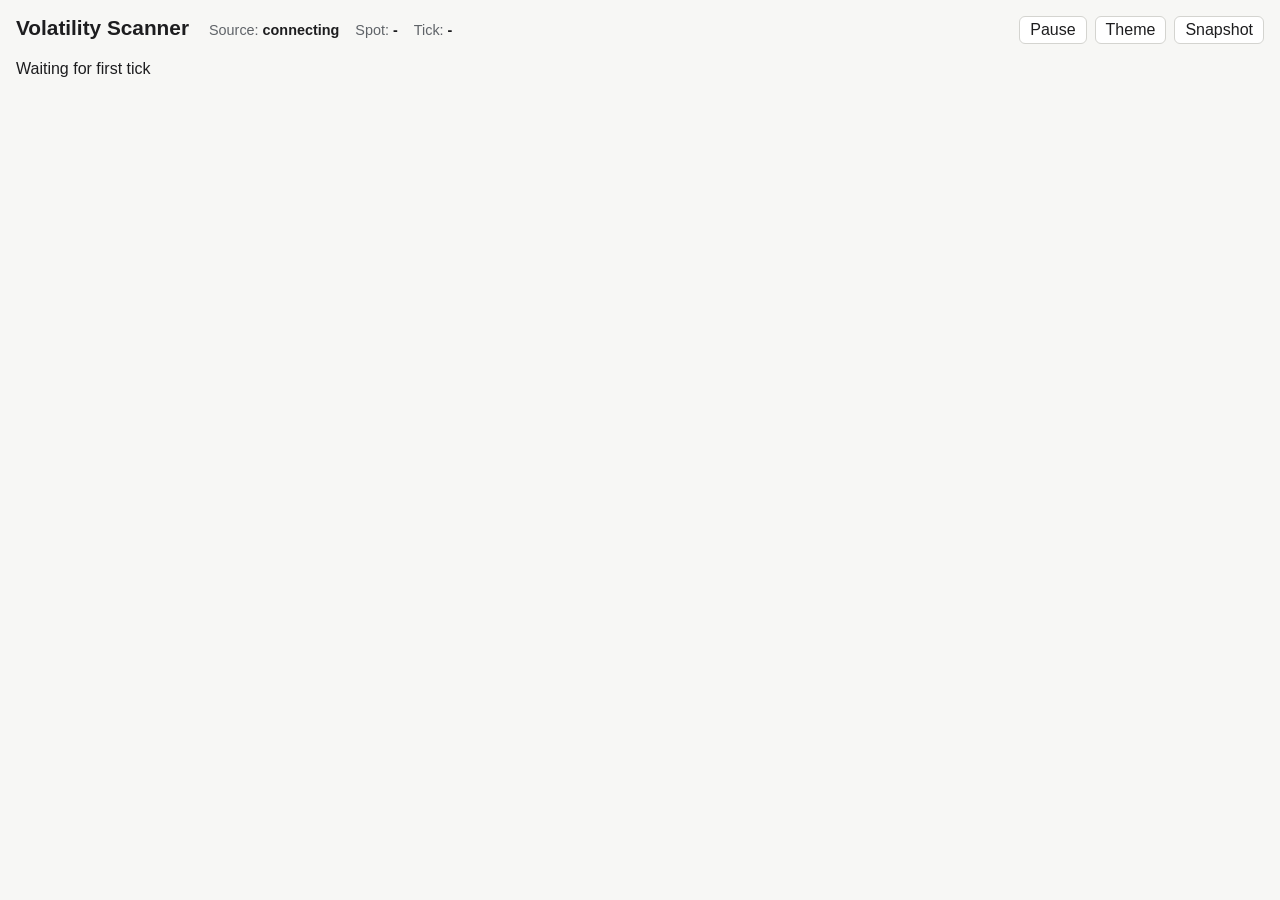
<file: templates/index.html>
<!DOCTYPE html>
<html lang="en">
<head>
  <meta charset="utf-8">
  <meta name="viewport" content="width=device-width, initial-scale=1">
  <title>Volatility Scanner</title>
  <script src="https://cdn.plot.ly/plotly-2.35.2.min.js"></script>
  <link rel="stylesheet" href="/static/style.css">
</head>
<body>
  <header>
    <h1>Volatility Scanner</h1>
    <div class="meta">
      <span>Source: <b id="source">connecting</b></span>
      <span>Spot: <b id="spot">-</b></span>
      <span>Tick: <b id="tick">-</b></span>
    </div>
    <div class="controls">
      <button type="button" id="pause" aria-pressed="false">Pause</button>
      <button type="button" id="theme">Theme</button>
      <a id="snapshot" href="/snapshot.json" download><button type="button" tabindex="-1">Snapshot</button></a>
    </div>
  </header>

  <div id="banner" class="banner" hidden role="status"></div>
  <p id="waiting">Waiting for first tick</p>

  <main id="views" class="grid" hidden>
    <section class="panel">
      <div class="tabs" role="tablist">
        <button type="button" role="tab" id="tab-smile" aria-selected="true">Smile per expiry</button>
        <button type="button" role="tab" id="tab-surface" aria-selected="false">Surface</button>
      </div>
      <div id="view-smile">
        <p class="takeaway" id="smile-takeaway"></p>
        <div id="smile" class="chart"></div>
        <ul id="failed" class="failed"></ul>
      </div>
      <div id="view-surface" hidden>
        <p class="takeaway" id="surface-takeaway"></p>
        <div id="surface" class="chart"></div>
      </div>
    </section>
    <section class="panel">
      <h2>ATM term structure</h2>
      <p class="takeaway" id="term-takeaway"></p>
      <div id="term" class="chart small"></div>
      <h2>25-delta skew</h2>
      <p class="takeaway" id="skew-takeaway"></p>
      <div id="skew" class="chart small"></div>
    </section>
    <section class="panel wide">
      <h2>Static arbitrage</h2>
      <div id="arb" class="table-wrap"></div>
    </section>
  </main>

  <script src="/static/charts.js"></script>
  <script src="/static/dashboard.js"></script>
</body>
</html>
</file>
<file: docs/kit/report.css>
/* report-kit v1.0.6 — canonical: report-design-system/kit/report.css. Do not edit vendored copies; edit canonical and re-sync. Spec: UNIVERSAL_REPORT_DESIGN_SPEC.md */
:root{color-scheme:light;
--font-sans:-apple-system,BlinkMacSystemFont,"SF Pro Text","SF Pro Display","Inter",system-ui,"Segoe UI",Roboto,"Helvetica Neue",Arial,sans-serif;
--font-mono:ui-monospace,"SF Mono",SFMono-Regular,Menlo,Consolas,monospace;
--fs-display:clamp(40px,5.2vw + 12px,72px);--fs-hero-figure:clamp(48px,6vw + 16px,88px);--fs-h2:clamp(28px,2.6vw + 14px,44px);
--fs-h3:21px;--fs-metric:40px;--fs-lede:21px;--fs-body:17px;--fs-small:14px;--fs-label:13px;--fs-tick:12px;--fs-code:14px;--measure:68ch;
--page-gutter:40px;--content-max:1120px;--section-gap:96px;--grid-gap:20px;--card-pad:24px;--card-pad-xl:32px;--bar-h:52px;
--radius-card:20px;--radius-inner:12px;--radius-control:980px;--target-min:44px;
--bg:#f5f5f7;--surface-1:#fff;--surface-2:#f2f2f4;--surface-bar:rgba(245,245,247,.8);
--ink-1:#19191b;--ink-2:#5b5b63;--ink-3:#6e6e73;--hairline:#d8d8dd;--accent:#0066cc;--grid:#e8e8ed;--axis:#c7c7cc;
--series-1:#2a78d6;--series-2:#eb6834;--series-3:#1baf7a;--series-4:#eda100;--series-neutral:#8e8e93;--domain-up:#1baf7a;--domain-down:#e34948;--status-good:#0ca30c;--status-bad:#d03b3b;--status-warn:#b07800;
--shadow-card:0 1px 2px rgba(0,0,0,.04),0 4px 16px rgba(0,0,0,.04);--shadow-hover:0 2px 4px rgba(0,0,0,.05),0 10px 28px rgba(0,0,0,.08);
--dur-fast:120ms;--dur-base:240ms;--dur-slow:400ms;--ease-out:cubic-bezier(.2,.8,.2,1)}
@media (prefers-color-scheme:dark){:root:not([data-theme="light"]){color-scheme:dark;
--bg:#0b0b0b;--surface-1:#1c1c1e;--surface-2:#2c2c2e;--surface-bar:rgba(11,11,11,.72);
--ink-1:#f5f5f7;--ink-2:#a1a1a6;--ink-3:#98989d;--hairline:#2c2c2e;--accent:#2997ff;--grid:#2c2c2e;--axis:#48484a;
--series-1:#3987e5;--series-2:#d95926;--series-3:#199e70;--series-4:#c98500;--domain-up:#199e70;--domain-down:#e66767;--status-warn:#fab219;--shadow-card:none;--shadow-hover:0 0 0 1px rgba(255,255,255,.14)}}
:root[data-theme="dark"]{color-scheme:dark;
--bg:#0b0b0b;--surface-1:#1c1c1e;--surface-2:#2c2c2e;--surface-bar:rgba(11,11,11,.72);
--ink-1:#f5f5f7;--ink-2:#a1a1a6;--ink-3:#98989d;--hairline:#2c2c2e;--accent:#2997ff;--grid:#2c2c2e;--axis:#48484a;
--series-1:#3987e5;--series-2:#d95926;--series-3:#199e70;--series-4:#c98500;--domain-up:#199e70;--domain-down:#e66767;--status-warn:#fab219;--shadow-card:none;--shadow-hover:0 0 0 1px rgba(255,255,255,.14)}
@media (max-width:1023px){:root{--page-gutter:24px;--grid-gap:16px;--section-gap:80px}}
@media (max-width:599px){:root{--page-gutter:16px;--grid-gap:12px;--section-gap:64px;--card-pad:20px;--card-pad-xl:20px;--fs-h3:19px;--fs-metric:34px;--fs-lede:18px;--fs-tick:11px;--fs-code:13px}}
@media (prefers-reduced-motion:reduce){:root{--dur-fast:0ms;--dur-base:0ms;--dur-slow:0ms}}

*,*::before,*::after{box-sizing:border-box}
html{-webkit-text-size-adjust:100%;scroll-padding-top:calc(var(--bar-h) + 16px)}
body{margin:0;font:400 var(--fs-body)/1.6 var(--font-sans);color:var(--ink-1);background:var(--bg);-webkit-font-smoothing:antialiased}
a{color:var(--accent);text-decoration:none}a:hover{text-decoration:underline;text-underline-offset:3px}
:focus-visible{outline:2px solid var(--accent);outline-offset:2px;border-radius:6px}
h1,h2,h3,p,dl,dd,figure{margin:0}
.skip{position:absolute;left:-9999px}.skip:focus{left:16px;top:8px;z-index:99;background:var(--surface-1);padding:8px 12px;border-radius:8px}
.vh{position:absolute;width:1px;height:1px;overflow:hidden;clip:rect(0 0 0 0);white-space:nowrap}
.wrap{max-width:calc(var(--content-max) + 2*var(--page-gutter));margin-inline:auto;padding-inline:max(var(--page-gutter),env(safe-area-inset-left)) max(var(--page-gutter),env(safe-area-inset-right))}
.num{font-variant-numeric:tabular-nums}

/* Report bar */
.bar{position:sticky;top:0;z-index:50;height:var(--bar-h);background:var(--surface-bar);-webkit-backdrop-filter:saturate(180%) blur(20px);backdrop-filter:saturate(180%) blur(20px);border-bottom:1px solid transparent;transition:border-color var(--dur-base)}
.bar.scrolled{border-bottom-color:var(--hairline)}
.bar .wrap{height:100%;display:flex;align-items:center;justify-content:space-between;gap:16px}
.bar a.back{color:var(--ink-1);font-size:15px;font-weight:500;min-height:44px;display:inline-flex;align-items:center}
.bar .title{font-size:15px;font-weight:600;opacity:0;transition:opacity var(--dur-base);white-space:nowrap;overflow:hidden;text-overflow:ellipsis}
.bar.past-hero .title{opacity:1}
.pill{display:inline-flex;align-items:center;min-height:36px;padding:0 14px;border:1px solid var(--hairline);border-radius:var(--radius-control);font-size:15px;font-weight:500;color:var(--accent);background:var(--surface-1)}
.pill:hover{text-decoration:none;box-shadow:var(--shadow-hover)}
@media (max-width:767px){.bar .title{display:none}}

/* Hero */
.hero{padding-top:96px}
.eyebrow{font-size:var(--fs-label);font-weight:600;letter-spacing:.01em;color:var(--ink-3)}
h1{font-size:var(--fs-display);line-height:1.05;letter-spacing:-.025em;font-weight:700;max-width:16em;text-wrap:balance;margin-top:12px}
.lede{font-size:var(--fs-lede);line-height:1.45;color:var(--ink-2);max-width:34em;text-wrap:pretty;margin-top:20px}
.conditions{margin-top:16px;font-size:var(--fs-small);color:var(--ink-3);display:flex;flex-wrap:wrap;gap:4px 0}
.conditions span+span::before{content:"·";margin:0 8px}
.conditions .key{color:var(--ink-1);font-weight:600}
.paired{margin-top:40px;display:grid;grid-template-columns:auto 1fr;gap:12px 20px;align-items:center;max-width:720px}
.paired .who{font-size:15px;font-weight:600}
.paired .who small{display:block;font-weight:400;color:var(--ink-3);font-size:13px}
.track{display:flex;align-items:center;gap:12px}
.track .b{height:12px;border-radius:0 4px 4px 0;transition:width var(--dur-slow) var(--ease-out)}
.track .v{font-size:17px;font-weight:600;white-space:nowrap}
.ratio{display:flex;align-items:baseline;gap:12px;margin-top:40px}
.ratio .fig{font-size:var(--fs-hero-figure);line-height:1;font-weight:600;letter-spacing:-.03em}
.ratio .cap{font-size:17px;color:var(--ink-2);max-width:22em}

/* Sections */
section.s{margin-top:var(--section-gap)}
h2{font-size:var(--fs-h2);line-height:1.12;letter-spacing:-.02em;font-weight:700;max-width:22em;text-wrap:balance;margin-top:8px}
.s .lede{margin-top:16px}
.prose{max-width:var(--measure)}
.prose p+p{margin-top:16px}

/* Bento */
.bento{display:grid;grid-template-columns:repeat(12,minmax(0,1fr));gap:var(--grid-gap);margin-top:48px}
.span-12{grid-column:span 12}.span-8{grid-column:span 8}.span-6{grid-column:span 6}.span-4{grid-column:span 4}
@media (max-width:1023px){.bento{grid-template-columns:repeat(6,minmax(0,1fr))}.span-12,.span-8{grid-column:span 6}.span-6,.span-4{grid-column:span 3}}
@media (max-width:599px){.bento{grid-template-columns:1fr}.bento>*{grid-column:1/-1}}
.card{background:var(--surface-1);border:1px solid var(--hairline);border-radius:var(--radius-card);padding:var(--card-pad);box-shadow:var(--shadow-card);display:flex;flex-direction:column;min-height:200px}
.card .label{font-size:var(--fs-label);font-weight:600;color:var(--ink-2)}
.card .metric{font-size:var(--fs-metric);line-height:1.1;font-weight:600;letter-spacing:-.02em;margin-top:8px}
.card .metric .unit{font-size:.55em;color:var(--ink-2);margin-left:.12em}
.card .cmp{font-size:15px;line-height:22px;color:var(--ink-2);margin-top:6px}
.card .foot{margin-top:auto;padding-top:12px;border-top:1px solid var(--hairline);font-size:13px;line-height:18px;color:var(--ink-3)}
.card .body{margin-top:16px;margin-bottom:16px}
a.card{color:inherit;transition:box-shadow var(--dur-fast),transform var(--dur-fast)}
a.card:hover{text-decoration:none;box-shadow:var(--shadow-hover);transform:translateY(-2px)}
@media (prefers-reduced-motion:reduce){a.card:hover{transform:none}}
dl.kv{display:grid;grid-template-columns:auto 1fr;gap:6px 16px;font-size:14px;margin:12px 0 16px}
dl.kv dt{color:var(--ink-3)}dl.kv dd{font-weight:500;overflow-wrap:anywhere}
.mono{font-family:var(--font-mono);font-size:.92em}

/* Figure */
.figure{background:var(--surface-1);border:1px solid var(--hairline);border-radius:var(--radius-card);padding:var(--card-pad-xl);box-shadow:var(--shadow-card);margin-top:32px}
.fig-head{display:flex;flex-wrap:wrap;justify-content:space-between;align-items:flex-start;gap:16px}
.fig-head h3{font-size:var(--fs-h3);line-height:1.25;font-weight:600;letter-spacing:-.01em}
.fig-head .sub{font-size:var(--fs-small);color:var(--ink-3);margin-top:4px}
.legend{display:flex;flex-wrap:wrap;gap:8px 20px;margin-top:16px;font-size:13px;font-weight:500;color:var(--ink-2)}
.legend span{display:inline-flex;align-items:center;gap:8px}
.legend svg{flex:none}
.plot{margin-top:12px;width:100%}
.plot svg.chart{display:block;width:100%;height:auto;overflow:visible}
.legend svg{display:inline-block;width:auto;height:auto}
.plot text{font-family:var(--font-sans);fill:var(--ink-3);font-size:var(--fs-tick);font-variant-numeric:tabular-nums}
.plot text.op{fill:var(--ink-1);font-size:13px;font-weight:600}
.toolbar{display:flex;justify-content:flex-end;margin-top:16px}
figcaption{font-size:var(--fs-small);line-height:1.45;color:var(--ink-2);max-width:var(--measure);margin-top:16px}
.figure figcaption{padding-top:12px;border-top:1px solid var(--hairline)}

/* Segmented control */
.seg{display:inline-flex;background:var(--surface-2);border-radius:var(--radius-control);padding:2px;gap:2px}
.seg button{position:relative;appearance:none;border:0;background:transparent;color:var(--ink-2);font:600 13px/1 var(--font-sans);height:32px;padding:0 14px;border-radius:var(--radius-control);cursor:pointer;transition:background var(--dur-base),color var(--dur-base)}
.seg button::before{content:"";position:absolute;inset:-6px 0}
.seg button[aria-checked="true"]{background:var(--surface-1);color:var(--ink-1);box-shadow:0 1px 3px rgba(0,0,0,.12)}

/* Caveat */
.caveat{margin-top:16px;max-width:var(--measure);background:var(--surface-2);border-left:3px solid var(--ink-3);border-radius:var(--radius-inner);padding:12px 16px;font-size:15px;line-height:22px}
.caveat b{font-weight:600}

/* Table */
.tablewrap{overflow-x:auto;margin-top:12px;border-radius:var(--radius-inner);border:1px solid var(--hairline)}
table{border-collapse:collapse;width:100%;font-size:14px;font-variant-numeric:tabular-nums}
caption{text-align:left;font-size:13px;color:var(--ink-3);padding:8px 12px}
th,td{padding:10px 12px;border-top:1px solid var(--hairline);text-align:right;white-space:nowrap}
th:first-child,td:first-child{text-align:left;position:sticky;left:0;background:var(--surface-1)}
thead th{background:var(--surface-2);font-weight:600;color:var(--ink-2);border-top:0}
thead th:first-child{background:var(--surface-2)}

/* Mechanism diagram */
.mech{display:grid;grid-template-columns:1fr 1fr;gap:var(--grid-gap);margin-top:32px}
@media (max-width:767px){.mech{grid-template-columns:1fr}}
.mech .card{min-height:0}
.mech h3{font-size:var(--fs-h3);font-weight:600;letter-spacing:-.01em;margin-top:6px}
.mech p{font-size:15px;line-height:22px;color:var(--ink-2);margin-top:8px}
.mech svg{margin-top:16px;width:100%;height:auto}
.mech svg text{font-family:var(--font-mono);font-size:11px;fill:var(--ink-2)}
.swatch{display:inline-block;width:10px;height:10px;border-radius:3px;vertical-align:middle}

/* Shows / doesn't */
.two{display:grid;grid-template-columns:1fr 1fr;gap:32px;margin-top:24px;max-width:960px}
@media (max-width:767px){.two{grid-template-columns:1fr;gap:16px}}
.two h3{font-size:15px;font-weight:600}
.two ul{margin:8px 0 0;padding-left:20px;color:var(--ink-2);font-size:16px}
.two li+li{margin-top:6px}

details{margin-top:16px;max-width:var(--measure)}
summary{cursor:pointer;min-height:44px;display:flex;align-items:center;font-size:15px;font-weight:600;list-style:none;gap:8px}
summary::-webkit-details-marker{display:none}
summary::before{content:"›";display:inline-block;font-size:20px;line-height:1;transition:transform var(--dur-base);color:var(--ink-3)}
details[open] summary::before{transform:rotate(90deg)}
pre{background:var(--surface-2);border-radius:var(--radius-inner);padding:16px;overflow-x:auto;font:var(--fs-code)/1.55 var(--font-mono);margin:12px 0 0;tab-size:2}

footer{margin-top:var(--section-gap);border-top:1px solid var(--hairline);padding:32px 0 calc(48px + env(safe-area-inset-bottom))}
footer .wrap{display:flex;flex-wrap:wrap;justify-content:space-between;gap:12px;font-size:13px;color:var(--ink-3)}
footer a{font-size:15px;font-weight:500;margin-right:20px}
@media print{.bar{position:static}.seg,.toolbar{display:none}details{display:block}details>*{display:block}.card,.figure{box-shadow:none}}

/* ---- additions beyond the reference page ---- */
.card.text .cmp{font-size:16px;line-height:24px;color:var(--ink-1)}
.card.chart .plot{margin-top:12px}
.badge{display:inline-flex;align-items:center;gap:6px;font-size:13px;font-weight:600;padding:4px 10px;border-radius:var(--radius-control);background:var(--surface-2);color:var(--ink-1)}
.caveat.warn{border-left-color:var(--status-warn)}
.figure img{display:block;width:100%;height:auto;border-radius:var(--radius-inner);margin-top:12px}
.figure.plain{background:none;border:0;box-shadow:none;padding:0}
.plot-tip{position:absolute;pointer-events:none;background:var(--surface-1);color:var(--ink-1);border:1px solid var(--hairline);border-radius:10px;padding:8px 10px;font-size:13px;line-height:18px;box-shadow:var(--shadow-hover);z-index:20;max-width:240px}
.plot{position:relative}
.plot text.lbl{fill:var(--ink-2);font-size:12px;font-weight:500}
.plot text.val{fill:var(--ink-1);font-size:12px;font-weight:600}
.copy{position:absolute;top:6px;right:6px;min-height:44px;min-width:44px;border:0;background:transparent;color:var(--accent);font:600 13px var(--font-sans);cursor:pointer}
.codewrap{position:relative}
.related{display:grid;gap:8px;margin-top:16px}
@media (forced-colors:active){.card,.figure{border-color:CanvasText}:focus-visible{outline-color:Highlight}}
.codewrap pre{padding-top:44px}
</file>
<file: docs/report.local.css>
/* volatilityscanner report: page-specific layout only. Tokens come from kit/report.css. */
.sm{display:grid;gap:8px 24px;margin-top:4px}
.sm svg{display:block;width:100%;height:auto}
.plot .yl{font-size:12px;color:var(--ink-3);margin-top:12px}
.s > .tablewrap{max-width:860px;margin-top:24px}
sup{font-size:max(11px,.7em);line-height:0}
/* Kit workaround: charts.js draws at least 260px wide; at 320px the figure's content box is
   ~246px, so the SVG scaled down and tick text fell under 11px. Narrow the padding there. */
.s > .tablewrap{background:var(--surface-1)}
</file>
<file: static/style.css>
:root {
  --font: -apple-system, BlinkMacSystemFont, "Segoe UI", Roboto, sans-serif;
  --bg: #f7f7f5; --panel: #ffffff; --ink: #1d1d1f; --muted: #5f6368; --grid: #e3e3e0;
  --line: #d4d4d0; --accent: #0072b2; --warn-bg: #fff4e5; --warn-ink: #7a4100; --bad: #b3261e;
}
@media (prefers-color-scheme: dark) {
  :root:not([data-theme="light"]) {
    --bg: #121316; --panel: #1b1d21; --ink: #ececec; --muted: #a3a7ad; --grid: #2c2f35;
    --line: #34383f; --accent: #56b4e9; --warn-bg: #3a2a12; --warn-ink: #ffd08a; --bad: #ff8a80;
  }
}
:root[data-theme="dark"] {
  --bg: #121316; --panel: #1b1d21; --ink: #ececec; --muted: #a3a7ad; --grid: #2c2f35;
  --line: #34383f; --accent: #56b4e9; --warn-bg: #3a2a12; --warn-ink: #ffd08a; --bad: #ff8a80;
}
* { box-sizing: border-box; }
[hidden] { display: none !important; }
html, body { margin: 0; background: var(--bg); color: var(--ink); font-family: var(--font); }
body { padding: 16px; max-width: 1280px; margin: 0 auto; overflow-x: hidden; }
header { display: flex; flex-wrap: wrap; gap: 8px 20px; align-items: baseline; margin-bottom: 12px; }
h1 { font-size: 1.3rem; margin: 0; }
h2 { font-size: 1rem; margin: 0 0 4px; }
.meta { color: var(--muted); font-size: 0.9rem; display: flex; flex-wrap: wrap; gap: 4px 16px; }
.meta b { color: var(--ink); font-weight: 600; }
.controls { margin-left: auto; display: flex; gap: 8px; }
button { font: inherit; color: var(--ink); background: var(--panel); border: 1px solid var(--line);
  border-radius: 6px; padding: 4px 10px; cursor: pointer; }
button[aria-pressed="true"] { border-color: var(--accent); color: var(--accent); }
.banner { background: var(--warn-bg); color: var(--warn-ink); border-radius: 6px; padding: 8px 12px;
  margin-bottom: 12px; display: flex; gap: 12px; align-items: center; flex-wrap: wrap; }
.grid { display: grid; grid-template-columns: 2fr 1fr; gap: 12px; }
.panel { background: var(--panel); border: 1px solid var(--line); border-radius: 8px; padding: 12px; min-width: 0; }
.wide { grid-column: 1 / -1; }
.takeaway { margin: 0 0 8px; color: var(--muted); font-size: 0.9rem; }
.chart { width: 100%; height: 380px; }
.chart.small { height: 240px; }
.tabs { display: flex; gap: 4px; margin-bottom: 8px; }
.tabs button[aria-selected="true"] { border-color: var(--accent); color: var(--accent); }
.failed { font-size: 0.85rem; color: var(--muted); margin: 8px 0 0; padding-left: 18px; max-height: 120px; overflow: auto; }
table { width: 100%; border-collapse: collapse; font-size: 0.88rem; }
th, td { text-align: left; padding: 6px 8px; border-bottom: 1px solid var(--line); }
th button.sort { border: none; padding: 0; background: none; font-weight: 600; }
tbody tr { cursor: pointer; }
tbody tr:hover, tbody tr:focus { background: var(--grid); outline: none; }
.empty { color: var(--muted); margin: 0; }
.table-wrap { overflow-x: auto; max-height: 320px; }
.stale { opacity: 0.55; }
@media (max-width: 700px) {
  .grid { grid-template-columns: 1fr; }
  .chart { height: 320px; }
  .controls { margin-left: 0; }
}
</file>
